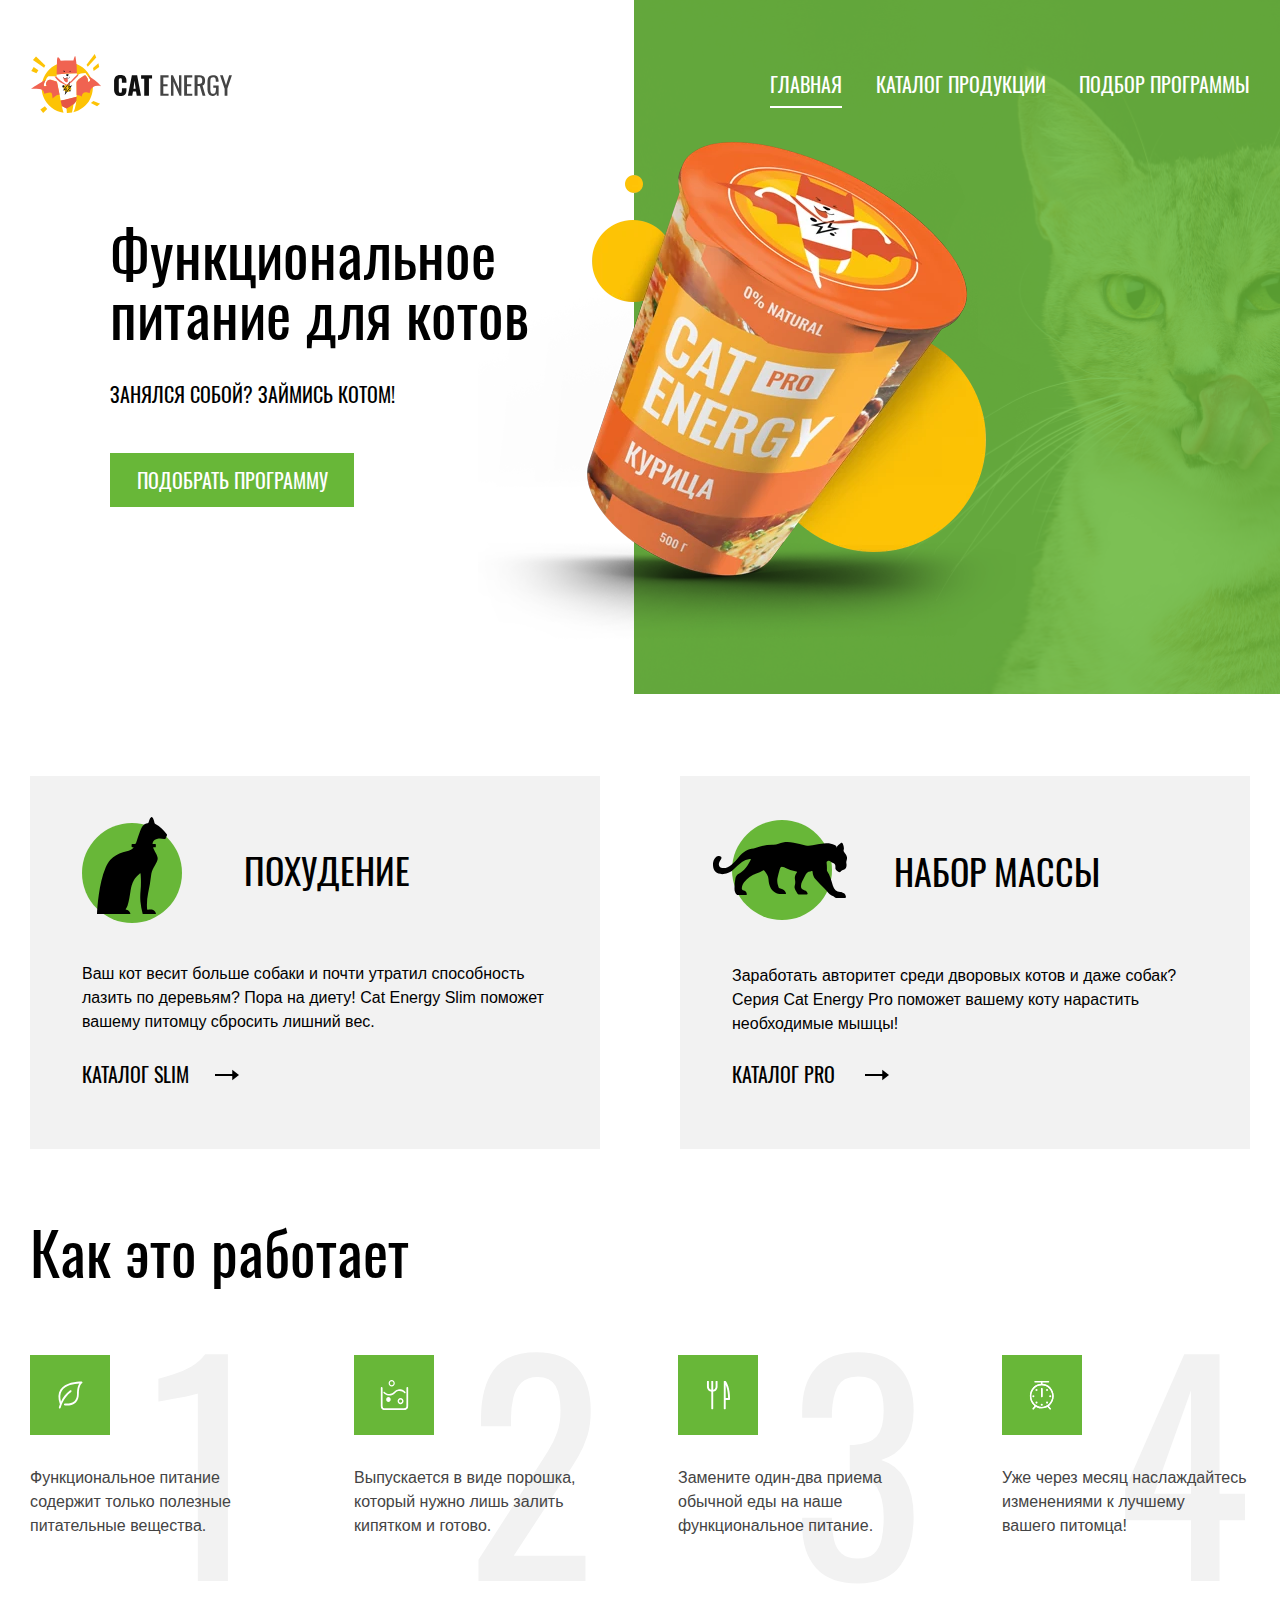
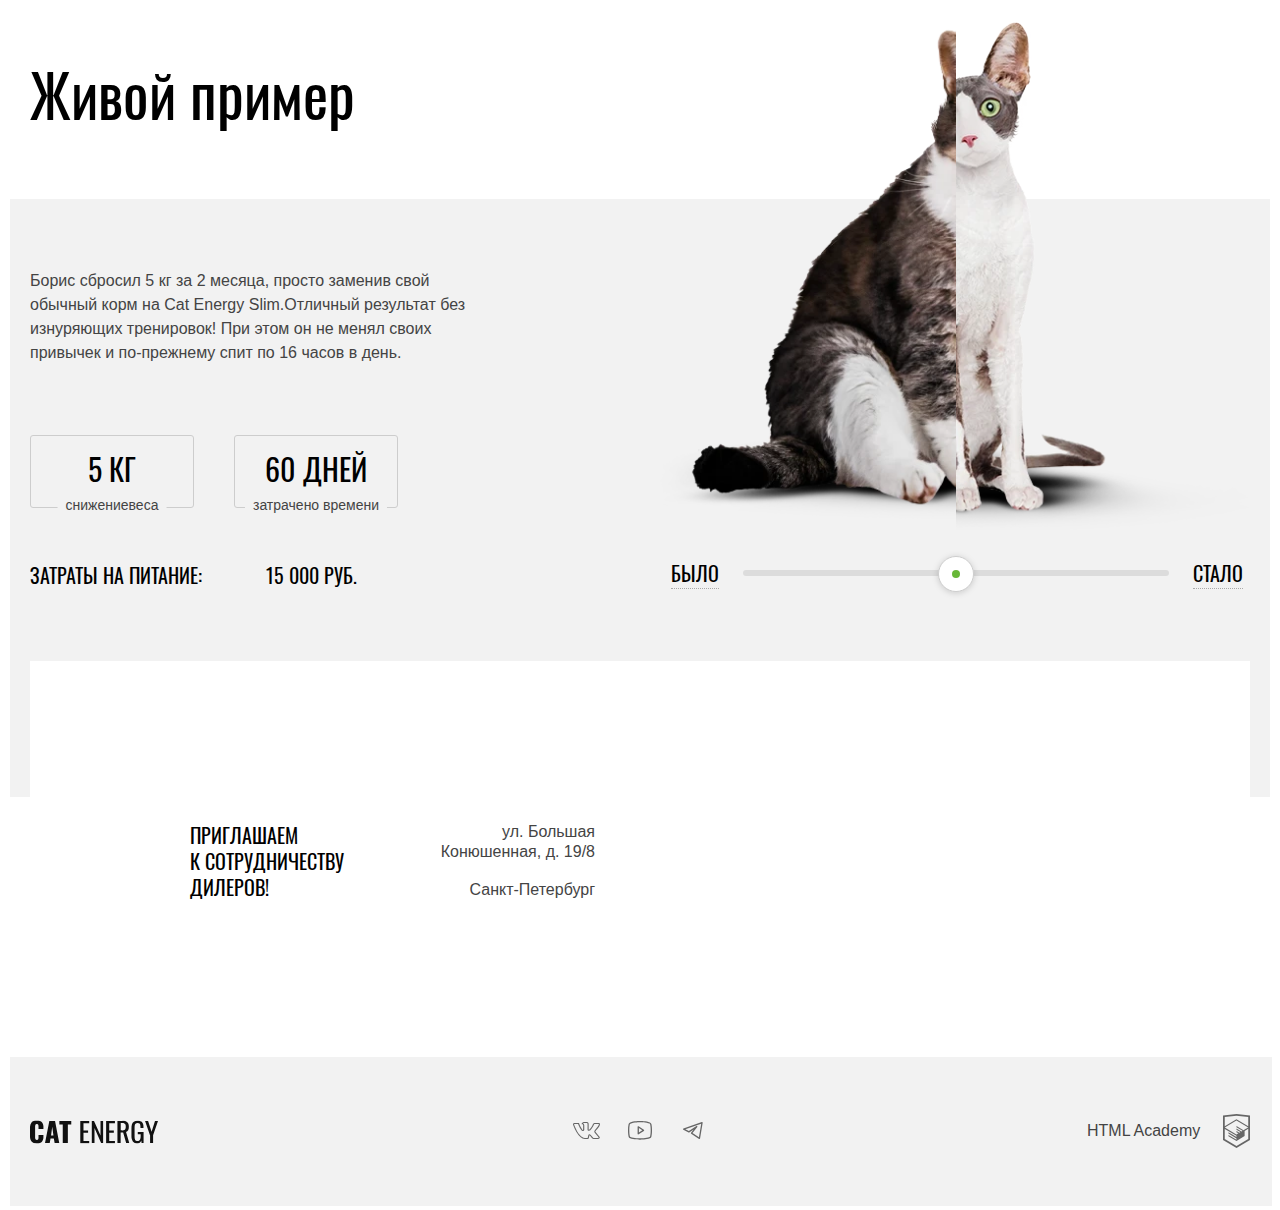
<file: index.html>
<!DOCTYPE html><html class="page" lang="ru"><head><meta charset="utf-8"><title>HTML Academy: Кэт энерджи</title><meta name="viewport" content="width=device-width,initial-scale=1"><link rel="stylesheet" href="css/style.css"><link rel="icon" href="favicon.ico"><link rel="icon" href="img/favicons/favicon-16.svg" type="image/svg+xml"><link rel="apple-touch-icon" href="img/favicons/favicon-152.svg"><link rel="preload" href="fonts/oswaldregular.woff" as="font"><link rel="preload" href="fonts/oswaldmedium.woff" as="font"><link rel="preload" href="fonts/oswaldregular.woff2" as="font"><link rel="preload" href="fonts/oswaldmedium.woff2" as="font"></head><body class="page__body"><header class="main-header"><div class="main-header-wrapper"><div class="main-header-wrapper__link"><picture><source media="(min-width: 1220px)" srcset="img/logo-desktop.svg, img/logo-desktop.svg 2x"><source media="(min-width: 768px)" srcset="img/logo-tablet.svg, img/logo-tablet.svg 2x"><img class="main-header-wrapper__logo" src="img/logo-mobile.svg" srcset="img/logo-mobile.svg 2x" width="34" height="38" alt="Питание для кота."></picture><svg class="main-header-wrapper__name-logo" width="101" height="18" aria-hidden="true" focusable="false" viewBox="0 0 101 18" fill="none" xmlns="http://www.w3.org/2000/svg"><use xlink:href="img/sprites.svg#cat-energy-name"></use></svg></div><button class="main-header-wrapper__toggle main-header-wrapper__toggle--closed main-header-wrapper__toggle--nojs" type="button"></button></div><nav class="main-nav main-nav--closed main-nav--nojs"><ul class="main-nav__list main-nav__list--closed"><li class="main-nav__item main-nav__item--current-white main-nav__item--current"><a href="index.html" class="main-nav__link main-nav__link--white">Главная</a></li><li class="main-nav__item"><a href="catalog.html" class="main-nav__link main-nav__link--white">Каталог продукции</a></li><li class="main-nav__item"><a href="form.html" class="main-nav__link main-nav__link--white">Подбор программы</a></li></ul></nav></header><main class="main-container"><section class="main-container-promo"><div class="main-container-promo__background-wrapper"><div class="main-container-promo__background-white"></div><div class="main-container-promo__background"></div></div><div class="main-container-promo__wrapper"><h1 class="main-container-promo__title">Функциональное<br>питание для котов</h1><p class="main-container-promo__description">Занялся собой? Займись котом!</p><picture><source media="(min-width: 1220px)" srcset="img/index-can-desktop.webp, img/index-can-desktop@2x.webp 2x"><source media="(min-width: 768px)" srcset="img/index-can-tablet.webp, img/index-can-tablet@2x.webp 2x"><source media="(max-width: 767px)" srcset="img/index-can-mobile.webp, img/img/index-can-mobile@2x.webp 2x"><source media="(min-width: 1220px)" srcset="img/index-can-desktop.png, img/index-can-desktop@2x.png 2x"><source media="(min-width: 768px)" srcset="img/index-can-tablet.jpg, img/index-can-tablet@2x.jpg 2x"><img class="main-container-promo__image-can" src="img/index-can-mobile.png" srcset="img/index-can-mobile@2x.png 2x" width="280" height="270" alt="Питание для кота."></picture><a class="main-container-promo-button main-container-promo__button" href="form.html">Подобрать программу</a></div></section><div class="main-content"><div class="main-content-wrapper"><section class="main-content-card"><div class="main-content-card__image main-content-card__image--sphinx"></div><h2 class="main-content-card__title">Похудение</h2><span class="main-content-card__description">Ваш кот весит больше собаки и почти утратил способность лазить по деревьям? Пора на диету! Cat Energy Slim поможет вашему питомцу сбросить лишний вес.</span> <a class="main-content-card__link" href="catalog.html">Каталог Slim</a></section><section class="main-content-card"><div class="main-content-card__image main-content-card__image--panther"></div><h2 class="main-content-card__title">Набор массы</h2><span class="main-content-card__description">Заработать авторитет среди дворовых котов и даже собак? Серия Cat Energy Pro поможет вашему коту нарастить необходимые мышцы!</span> <a class="main-content-card__link" href="catalog.html">Каталог Pro</a></section></div><section class="main-content-guide"><h2 class="main-content-guide__title">Как это работает</h2><ul class="main-content-guide__list"><li class="main-content-guide__item main-content-guide__item--tree-leaf"><div class="main-content-guide__image-wrapper"><div class="main-content-guide__background-image"></div><img src="img/icon-leaf.svg" width="30" height="32" class="main-content-guide__image" alt="Без химикатов"></div><span class="main-content-guide__description">Функциональное питание содержит только полезные питательные вещества.</span></li><li class="main-content-guide__item main-content-guide__item--tub"><div class="main-content-guide__image-wrapper"><img src="img/icon-tub.svg" width="29" height="31" class="main-content-guide__image" alt="Порошок"></div><span class="main-content-guide__description">Выпускается в виде порошка, который нужно лишь залить кипятком и готово.</span></li><li class="main-content-guide__item main-content-guide__item--eat"><div class="main-content-guide__image-wrapper"><img src="img/icon-eat.svg" width="25" height="30" class="main-content-guide__image" alt="Еда"></div><span class="main-content-guide__description">Замените один-два приема обычной еды на наше функциональное питание.</span></li><li class="main-content-guide__item main-content-guide__item--timer"><div class="main-content-guide__image-wrapper"><img src="img/icon-alarm.svg" width="32" height="33" class="main-content-guide__image" alt="Скорость"></div><span class="main-content-guide__description">Уже через месяц наслаждайтесь изменениями к лучшему<br>вашего питомца!</span></li></ul></section><section class="main-content-example"><h2 class="main-content-example__title">Живой пример</h2><div class="main-content-example__container"><div><p class="main-content-example__description">Борис сбросил 5 кг за 2 месяца, просто заменив свой обычный корм на Cat Energy Slim.<br>Отличный результат без изнуряющих тренировок! При этом он не менял своих привычек и по-прежнему спит по 16 часов в день.</p><div class="main-content-example__wrapper"><div class="main-content-example-expenses"><span class="main-content-example-expenses__title">5 кг </span><span class="main-content-example-expenses__description">снижение<br>веса</span></div><div class="main-content-example-expenses"><span class="main-content-example-expenses__title">60 дней </span><span class="main-content-example-expenses__description">затрачено времени</span></div><span class="main-content-example__cost">Затраты на питание: <span>15 000 руб.</span></span></div></div><div class="slider"><div class="slider__container"><div class="slider__items"><div class="slider__item slider__item--fat"><picture><source media="(min-width: 768px)" srcset="img/cat-fat.webp, img/cat-fat@2x.webp 2x"><source media="(max-width: 768px)" srcset="img/cat-fat-mobile.webp 1x,img/cat-fat-mobile@2x.webp 2x"><source media="(min-width: 768px)" srcset="img/cat-fat.png, img/cat-fat@2x.png 2x"><img class="slider__image slider__image--fat" src="img/cat-fat-mobile.png" srcset="img/cat-fat-mobile@2x.png 2x" width="280" height="232" alt="Толстый кот."></picture></div><div class="slider__item slider__item--skinny"><picture><source media="(min-width: 768px)" srcset="img/cat-skinny.webp, img/cat-skinny@2x.webp 2x"><source media="(max-width: 768px)" srcset="img/cat-skinny-mobile.webp, img/cat-skinny-mobile@2x.webp 2x"><source media="(min-width: 768px)" srcset="img/cat-skinny.png, img/cat-skinny@2x.png 2x"><img class="slider__image slider__image--skinny" src="img/cat-skinny-mobile.png" srcset="img/cat-skinny-mobile@2x.png 2x" width="280" height="232" alt="Худой кот."></picture></div></div><div class="slider__wrapper"><span class="slider__label" tabindex="0">Было</span><div class="slider__status"><div class="slider__point" tabindex="0" style="left: 50%;"></div><span class="visually-hidden">Ползунок для сравнение котов</span></div><span class="slider__label" tabindex="0">Стало</span></div></div></div></div></section></div></main><footer class="footer"><div class="footer-wrapper"><div class="footer-wrapper__desktop"><section class="location"><div class="location__wrapper"><h2 class="location__title">Приглашаем<br>к сотрудничеству дилеров!</h2><div class="location__description"><span>ул. Большая<br>Конюшенная, д. 19/8</span> <span>Санкт-Петербург</span></div></div></section><div class="location-map"><div class="location-map__background location-map__background--nojs"><picture><source media="(min-width: 1220px)" srcset="img/location-desktop.webp, img/location-desktop@2x.webp 2x"><source media="(min-width: 768px)" srcset="img/location-tablet.webp, img/location-tablet@2x.webp 2x"><source media="(max-width: 767px)" srcset="img/location-mobile.webp, img/location-mobile@2x.webp 2x"><source media="(min-width: 1220px)" srcset="img/location-desktop.jpg, img/location-desktop@2x.jpg 2x"><source media="(min-width: 768px)" srcset="img/location-tablet.jpg, img/location-tablet@2x.jpg 2x"><img class="location-map__background-image" src="img/location-mobile.jpg" srcset="img/location-mobile@2x.jpg 2x" width="320" height="362" alt="Местонахождение Cat Energy"></picture></div><iframe class="location-map__interactive location-map__interactive--nojs" src="https://yandex.ru/map-widget/v1/?um=constructor%3A344fd4adc7ad261869a3fea85414d613015c719322d51921161d870a2edeee45&amp;source=constructor" width="328" height="400"></iframe><span class="visually-hidden">Местонахождение Cat Energy</span></div></div><div class="footer-wrapper__social-container"><a class="footer-wrapper__name" href="index.html"><svg class="footer-wrapper__name-logo" width="128" height="24" aria-hidden="true" focusable="false" viewBox="0 0 128 24" fill="none" xmlns="http://www.w3.org/2000/svg"><use xlink:href="img/sprites.svg#cat-energy-name"></use></svg> <span class="visually-hidden">Cat energy</span></a><div class="footer-social"><ul class="footer-social__list"><li class="footer-social__item"><a class="footer-social__link" href="#"><svg class="footer-social__image" aria-hidden="true" focusable="false" width="28" height="22" fill="none" xmlns="http://www.w3.org/2000/svg"><use xlink:href="img/sprites.svg#icon-vkontakte"></use></svg> <span class="visually-hidden">Вконтакте</span></a></li><li class="footer-social__item"><a class="footer-social__link" href="https://www.youtube.com/c/HTMLAcademyRUS"><svg class="footer-social__image" aria-hidden="true" focusable="false" width="28" height="22" fill="none" xmlns="http://www.w3.org/2000/svg"><use xlink:href="img/sprites.svg#icon-youtube"></use></svg> <span class="visually-hidden">Ютуб</span></a></li><li class="footer-social__item"><a class="footer-social__link" href="#"><svg class="footer-social__image" aria-hidden="true" focusable="false" width="28" height="22" viewBox="0 0 28 22" fill="none" xmlns="http://www.w3.org/2000/svg"><use xlink:href="img/sprites.svg#icon-telegram"></use></svg> <span class="visually-hidden">Телеграмм</span></a></li></ul></div><div class="footer-banner"><a class="footer-banner__link" href="https://htmlacademy.ru/intensive/adaptive"><span class="footer-banner__title">HTML Academy </span><svg class="footer-banner__image" aria-hidden="true" focusable="false" width="27" height="34" viewBox="0 0 27 34" fill="none" xmlns="http://www.w3.org/2000/svg"><use xlink:href="img/sprites.svg#icon-html-academy"></use></svg></a></div></div></div></footer><script src="js/script.js"></script></body></html>
</file>
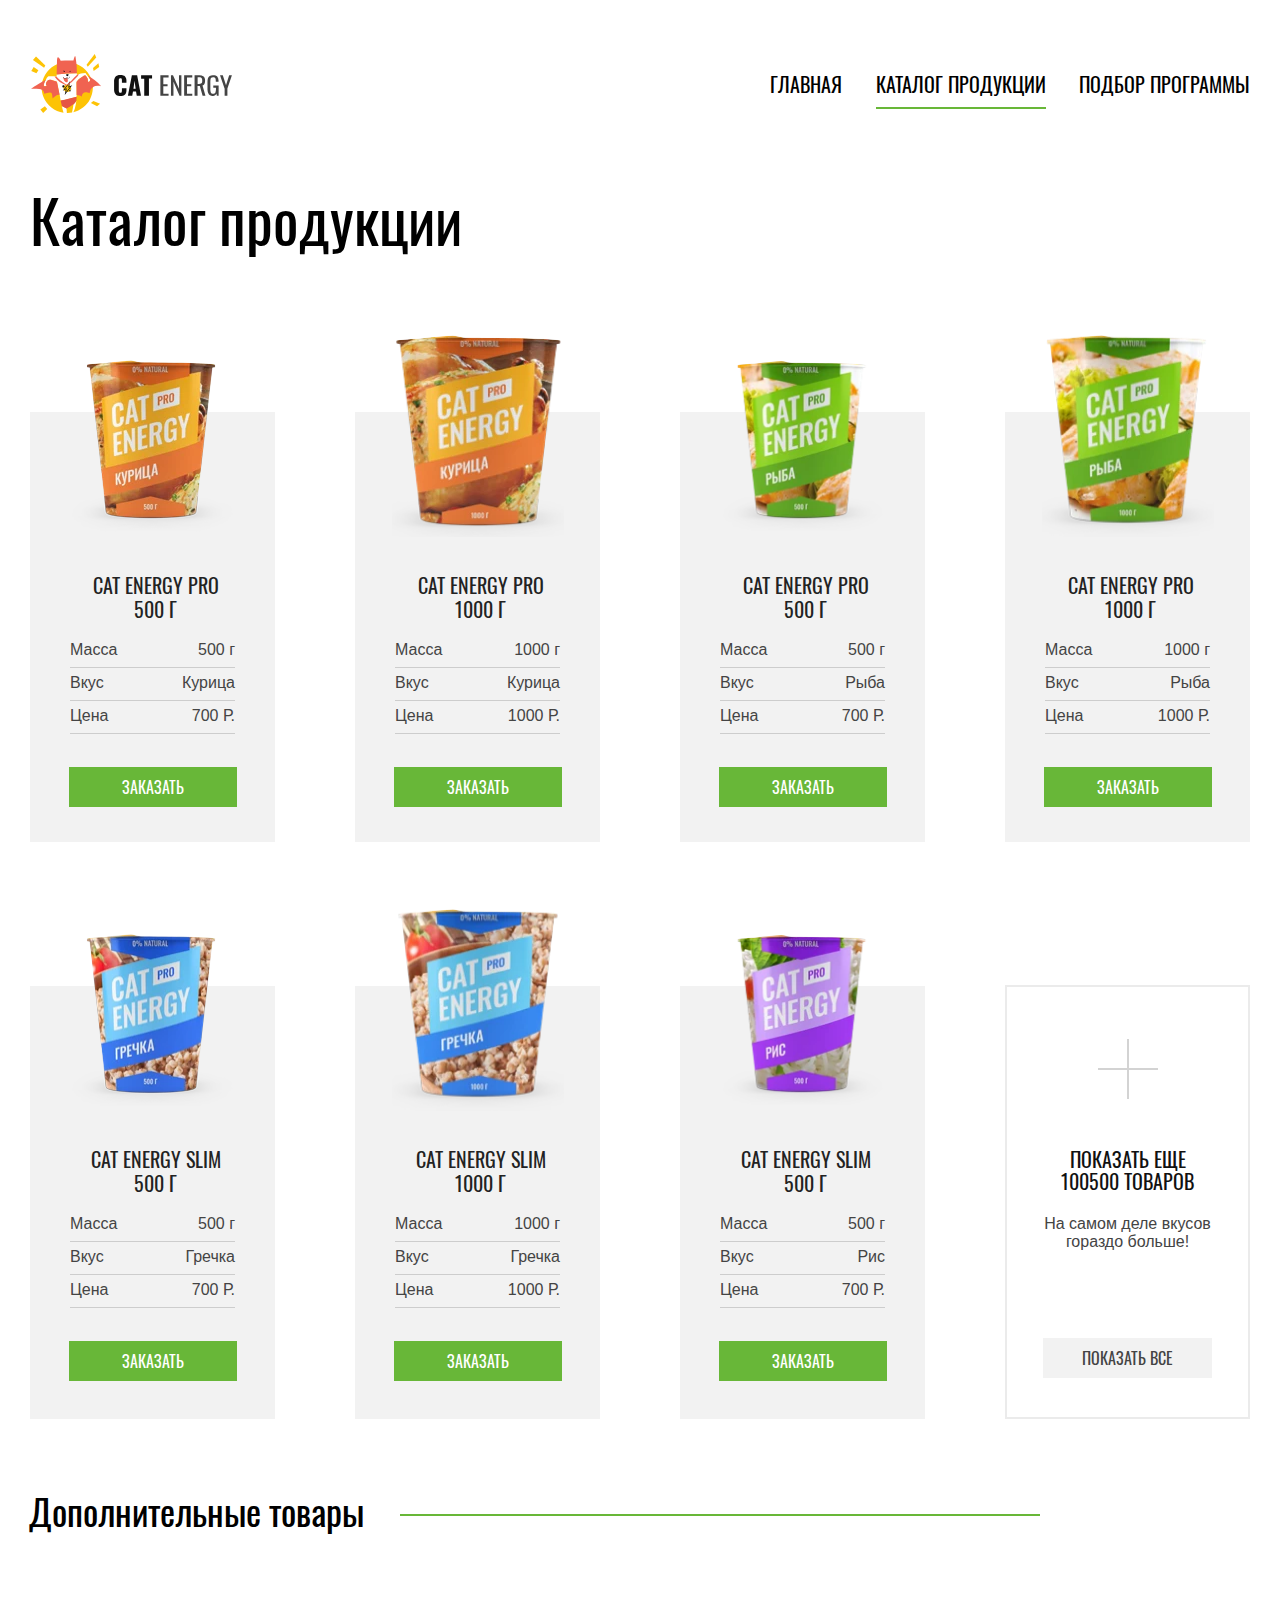
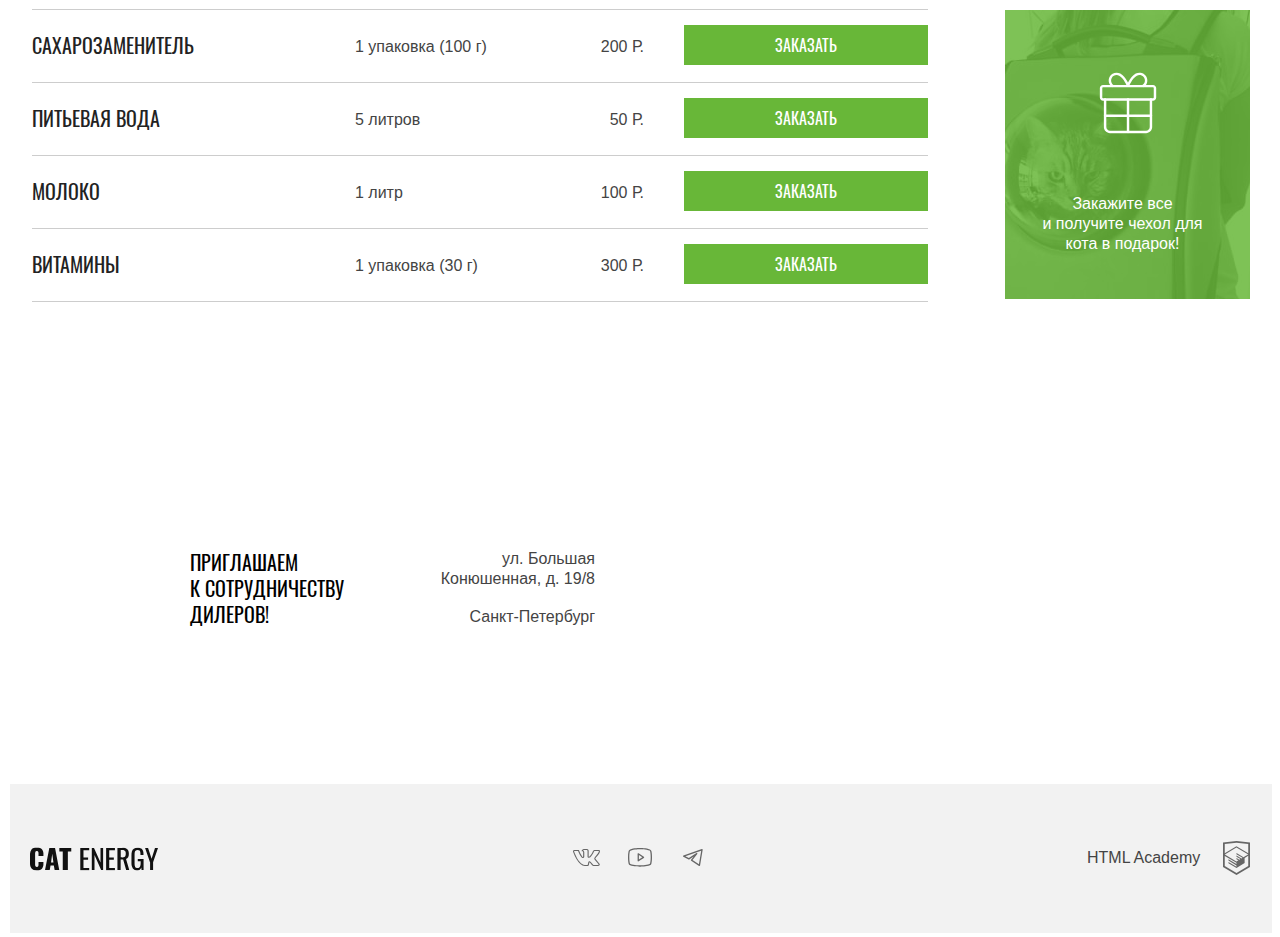
<file: catalog.html>
<!DOCTYPE html><html class="page" lang="ru"><head><meta charset="utf-8"><title>HTML Academy: Кэт энерджи</title><meta name="viewport" content="width=device-width,initial-scale=1"><link rel="stylesheet" href="css/style.css"><link rel="icon" href="favicon.ico"><link rel="icon" href="img/favicons/favicon-16.svg" type="image/svg+xml"><link rel="apple-touch-icon" href="img/favicons/favicon-152.svg"><link rel="preload" href="fonts/oswaldregular.woff" as="font"><link rel="preload" href="fonts/oswaldmedium.woff" as="font"><link rel="preload" href="fonts/oswaldregular.woff2" as="font"><link rel="preload" href="fonts/oswaldmedium.woff2" as="font"></head><body class="page__body"><header class="main-header"><div class="main-header-wrapper"><a class="main-header-wrapper__link" href="index.html"><picture><source media="(min-width: 1220px)" srcset="img/logo-desktop.svg, img/logo-desktop.svg 2x"><source media="(min-width: 768px)" srcset="img/logo-tablet.svg, img/logo-tablet.svg 2x"><img class="main-header-wrapper__logo" src="img/logo-mobile.svg" srcset="img/logo-mobile.svg 2x" width="34" height="38" alt="Питание для кота."></picture><svg class="main-header-wrapper__name-logo" width="101" height="18" aria-hidden="true" focusable="false" viewBox="0 0 101 18" fill="none" xmlns="http://www.w3.org/2000/svg"><use xlink:href="img/sprites.svg#cat-energy-name"></use></svg> </a><button class="main-header-wrapper__toggle main-header-wrapper__toggle--closed main-header-wrapper__toggle--nojs" type="button"></button></div><nav class="main-nav main-nav--closed main-nav--nojs"><ul class="main-nav__list main-nav__list--closed"><li class="main-nav__item"><a href="index.html" class="main-nav__link">Главная</a></li><li class="main-nav__item main-nav__item--current main-nav__item--outline"><a href="catalog.html" class="main-nav__link">Каталог продукции</a></li><li class="main-nav__item"><a href="form.html" class="main-nav__link">Подбор программы</a></li></ul></nav></header><main class="main-inner"><div class="catalog"><h1 class="catalog__title">Каталог продукции</h1><ul class="catalog__cards"><li class="catalog__card"><div class="catalog__container"><a class="catalog__image-wrapper" href="#"><picture><source media="(min-width: 1220px)" srcset="img/catalog/desktop/catalog-cat-pro-chicken-500.webp, img/catalog/desktop/catalog-cat-pro-chicken-500@2x.webp 2x"><source media="(min-width: 768px)" srcset="img/catalog/tablet/catalog-cat-pro-chicken-500.webp, img/catalog/tablet/catalog-cat-pro-chicken-500@2x.webp 2x"><source media="(max-width: 767px)" srcset="img/catalog/mobile/catalog-cat-pro-chicken-500.webp, img/catalog/mobile/catalog-cat-pro-chicken-500@2x.webp 2x"><source media="(min-width: 1220px)" srcset="img/catalog/desktop/catalog-cat-pro-chicken-500.png, img/catalog/desktop/catalog-cat-pro-chicken-500@2x.png 2x"><source media="(min-width: 768px)" srcset="img/catalog/tablet/catalog-cat-pro-chicken-500.png, img/catalog/tablet/catalog-cat-pro-chicken-500@2x.png 2x"><img class="catalog__image" width="68" height="86" alt="Кэт энерджи с курицей." src="img/catalog/mobile/catalog-cat-pro-chicken-500.png" srcset="img/catalog/mobile/catalog-cat-pro-chicken-500@2x.png 2x"></picture></a><div class="catalog__content-wrapper"><a class="catalog__name" href="#">Cat energy pro 500 Г</a><ul class="catalog__list"><li class="catalog__item">Масса</li><li class="catalog__item">500 г</li><li class="catalog__item">Вкус</li><li class="catalog__item">Курица</li><li class="catalog__item">Цена</li><li class="catalog__item">700 Р.</li></ul></div></div><a href="form.html" class="catalog__button">Заказать</a></li><li class="catalog__card"><div class="catalog__container"><a class="catalog__image-wrapper" href="#"><picture><source media="(min-width: 1220px)" srcset="img/catalog/desktop/catalog-cat-pro-chicken-1000.webp, img/catalog/desktop/catalog-cat-pro-chicken-1000@2x.webp 2x"><source media="(min-width: 768px)" srcset="img/catalog/tablet/catalog-cat-pro-chicken-1000.webp, img/catalog/tablet/catalog-cat-pro-chicken-1000@2x.webp 2x"><source media="(max-width: 767px)" srcset="img/catalog/mobile/catalog-cat-pro-chicken-1000.webp, img/catalog/mobile/catalog-cat-pro-chicken-1000@2x.webp 2x"><source media="(min-width: 1220px)" srcset="img/catalog/desktop/catalog-cat-pro-chicken-1000.png, img/catalog/desktop/catalog-cat-pro-chicken-1000@2x.png 2x"><source media="(min-width: 768px)" srcset="img/catalog/tablet/catalog-cat-pro-chicken-1000.png, img/catalog/tablet/catalog-cat-pro-chicken-1000@2x.png 2x"><img class="catalog__image catalog__image--big" width="84" height="100" alt="Кэт энерджи с курицей." src="img/catalog/mobile/catalog-cat-pro-chicken-1000.png" srcset="img/catalog/mobile/catalog-cat-pro-chicken-1000@2x.png 2x"></picture></a><div class="catalog__content-wrapper"><a class="catalog__name" href="#">Cat energy pro 1000 Г</a><ul class="catalog__list"><li class="catalog__item">Масса</li><li class="catalog__item">1000 г</li><li class="catalog__item">Вкус</li><li class="catalog__item">Курица</li><li class="catalog__item">Цена</li><li class="catalog__item">1000 Р.</li></ul></div></div><a href="form.html" class="catalog__button">Заказать</a></li><li class="catalog__card"><div class="catalog__container"><a class="catalog__image-wrapper" href="#"><picture><source media="(min-width: 1220px)" srcset="img/catalog/desktop/catalog-cat-pro-fish-500.webp, img/catalog/desktop/catalog-cat-pro-fish-500@2x.webp 2x"><source media="(min-width: 768px)" srcset="img/catalog/tablet/catalog-cat-pro-fish-500.webp, img/catalog/tablet/catalog-cat-pro-fish-500@2x.webp 2x"><source media="(max-width: 767px)" srcset="img/catalog/mobile/catalog-cat-pro-fish-500.webp, img/catalog/mobile/catalog-cat-pro-fish-500@2x.webp 2x"><source media="(min-width: 1220px)" srcset="img/catalog/desktop/catalog-cat-pro-fish-500.png, img/catalog/desktop/catalog-cat-pro-fish-500@2x.png 2x"><source media="(min-width: 768px)" srcset="img/catalog/tablet/catalog-cat-pro-fish-500.png, img/catalog/tablet/catalog-cat-pro-fish-500@2x.png 2x"><img class="catalog__image" width="68" height="86" alt="Кэт энерджи с рыбой." src="img/catalog/mobile/catalog-cat-pro-fish-500.png" srcset="img/catalog/mobile/catalog-cat-pro-fish-500@2x.png 2x"></picture></a><div class="catalog__content-wrapper"><a class="catalog__name" href="#">Cat energy pro 500 Г</a><ul class="catalog__list"><li class="catalog__item">Масса</li><li class="catalog__item">500 г</li><li class="catalog__item">Вкус</li><li class="catalog__item">Рыба</li><li class="catalog__item">Цена</li><li class="catalog__item">700 Р.</li></ul></div></div><a href="form.html" class="catalog__button">Заказать</a></li><li class="catalog__card"><div class="catalog__container"><a class="catalog__image-wrapper" href="#"><picture><source media="(min-width: 1220px)" srcset="img/catalog/desktop/catalog-cat-pro-fish-1000.webp, img/catalog/desktop/catalog-cat-pro-fish-1000@2x.webp 2x"><source media="(min-width: 768px)" srcset="img/catalog/tablet/catalog-cat-pro-fish-1000.webp, img/catalog/tablet/catalog-cat-pro-fish-1000@2x.webp 2x"><source media="(max-width: 767px)" srcset="img/catalog/mobile/catalog-cat-pro-fish-1000.webp, img/catalog/mobile/catalog-cat-pro-fish-1000@2x.webp 2x"><source media="(min-width: 1220px)" srcset="img/catalog/desktop/catalog-cat-pro-fish-1000.png, img/catalog/desktop/catalog-cat-pro-fish-1000@2x.png 2x"><source media="(min-width: 768px)" srcset="img/catalog/tablet/catalog-cat-pro-fish-1000.png, img/catalog/tablet/catalog-cat-pro-fish-1000@2x.png 2x"><img class="catalog__image catalog__image--big" width="84" height="100" alt="Кэт энерджи с рыбой." src="img/catalog/mobile/catalog-cat-pro-fish-1000.png" srcset="img/catalog/mobile/catalog-cat-pro-fish-1000@2x.png 2x"></picture></a><div class="catalog__content-wrapper"><a class="catalog__name" href="#">Cat energy pro 1000 Г</a><ul class="catalog__list"><li class="catalog__item">Масса</li><li class="catalog__item">1000 г</li><li class="catalog__item">Вкус</li><li class="catalog__item">Рыба</li><li class="catalog__item">Цена</li><li class="catalog__item">1000 Р.</li></ul></div></div><a href="form.html" class="catalog__button">Заказать</a></li><li class="catalog__card"><div class="catalog__container"><a class="catalog__image-wrapper" href="#"><picture><source media="(min-width: 1220px)" srcset="img/catalog/desktop/catalog-cat-pro-buckwheat-500.webp, img/catalog/desktop/catalog-cat-pro-buckwheat-500@2x.webp 2x"><source media="(min-width: 768px)" srcset="img/catalog/tablet/catalog-cat-pro-buckwheat-500.webp, img/catalog/tablet/catalog-cat-pro-buckwheat-500@2x.webp 2x"><source media="(max-width: 767px)" srcset="img/catalog/mobile/catalog-cat-pro-buckwheat-500.webp, img/catalog/mobile/catalog-cat-pro-buckwheat-500@2x.webp 2x"><source media="(min-width: 1220px)" srcset="img/catalog/desktop/catalog-cat-pro-buckwheat-500.png, img/catalog/desktop/catalog-cat-pro-buckwheat-500@2x.png 2x"><source media="(min-width: 768px)" srcset="img/catalog/tablet/catalog-cat-pro-buckwheat-500.png, img/catalog/tablet/catalog-cat-pro-buckwheat-500@2x.png 2x"><img class="catalog__image" width="68" height="86" alt="Кэт энерджи с гречкой." src="img/catalog/mobile/catalog-cat-pro-buckwheat-500.png" srcset="img/catalog/mobile/catalog-cat-pro-buckwheat-500@2x.png 2x"></picture></a><div class="catalog__content-wrapper"><a class="catalog__name" href="#">Cat energy slim 500 Г</a><ul class="catalog__list"><li class="catalog__item">Масса</li><li class="catalog__item">500 г</li><li class="catalog__item">Вкус</li><li class="catalog__item">Гречка</li><li class="catalog__item">Цена</li><li class="catalog__item">700 Р.</li></ul></div></div><a href="form.html" class="catalog__button">Заказать</a></li><li class="catalog__card"><div class="catalog__container"><a class="catalog__image-wrapper" href="#"><picture><source media="(min-width: 1220px)" srcset="img/catalog/desktop/catalog-cat-pro-buckwheat-1000.webp, img/catalog/desktop/catalog-cat-pro-buckwheat-1000@2x.webp 2x"><source media="(min-width: 768px)" srcset="img/catalog/tablet/catalog-cat-pro-buckwheat-1000.webp, img/catalog/tablet/catalog-cat-pro-buckwheat-1000@2x.webp 2x"><source media="(max-width: 767px)" srcset="img/catalog/mobile/catalog-cat-pro-buckwheat-1000.webp, img/catalog/mobile/catalog-cat-pro-buckwheat-1000@2x.webp 2x"><source media="(min-width: 1220px)" srcset="img/catalog/desktop/catalog-cat-pro-buckwheat-1000.png, img/catalog/desktop/catalog-cat-pro-buckwheat-1000@2x.png 2x"><source media="(min-width: 768px)" srcset="img/catalog/tablet/catalog-cat-pro-buckwheat-1000.png, img/catalog/tablet/catalog-cat-pro-buckwheat-1000@2x.png 2x"><img class="catalog__image catalog__image--big" width="84" height="100" alt="Кэт энерджи с гречкой." src="img/catalog/mobile/catalog-cat-pro-buckwheat-1000.png" srcset="img/catalog/mobile/catalog-cat-pro-buckwheat-1000@2x.png 2x"></picture></a><div class="catalog__content-wrapper"><a class="catalog__name" href="#">Cat energy slim 1000 Г</a><ul class="catalog__list"><li class="catalog__item">Масса</li><li class="catalog__item">1000 г</li><li class="catalog__item">Вкус</li><li class="catalog__item">Гречка</li><li class="catalog__item">Цена</li><li class="catalog__item">1000 Р.</li></ul></div></div><a href="form.html" class="catalog__button">Заказать</a></li><li class="catalog__card"><div class="catalog__container"><a class="catalog__image-wrapper" href="#"><picture><source media="(min-width: 1220px)" srcset="img/catalog/desktop/catalog-cat-pro-rice-500.webp, img/catalog/desktop/catalog-cat-pro-rice-500@2x.webp 2x"><source media="(min-width: 768px)" srcset="img/catalog/tablet/catalog-cat-pro-rice-500.webp, img/catalog/tablet/catalog-cat-pro-rice-500@2x.webp 2x"><source media="(max-width: 767px)" srcset="img/catalog/mobile/catalog-cat-pro-rice-500.webp, img/catalog/mobile/catalog-cat-pro-rice-500@2x.png 2x"><source media="(min-width: 1220px)" srcset="img/catalog/desktop/catalog-cat-pro-rice-500.png, img/catalog/desktop/catalog-cat-pro-rice-500@2x.png 2x"><source media="(min-width: 768px)" srcset="img/catalog/tablet/catalog-cat-pro-rice-500.png, img/catalog/tablet/catalog-cat-pro-rice-500@2x.png 2x"><img class="catalog__image" width="68" height="86" alt="Кэт энерджи с рисом." src="img/catalog/mobile/catalog-cat-pro-rice-500.png" srcset="img/catalog/mobile/catalog-cat-pro-rice-500@2x.png 2x"></picture></a><div class="catalog__content-wrapper"><a class="catalog__name" href="#">Cat energy slim 500 Г</a><ul class="catalog__list"><li class="catalog__item">Масса</li><li class="catalog__item">500 г</li><li class="catalog__item">Вкус</li><li class="catalog__item">Рис</li><li class="catalog__item">Цена</li><li class="catalog__item">700 Р.</li></ul></div></div><a href="form.html" class="catalog__button">Заказать</a></li><li class="catalog-more"><a class="catalog-more__link" href="#"><div class="catalog-more__plus"></div><span class="catalog-more__title">Показать еще 100500 товаров </span><span class="catalog-more__description">На самом деле вкусов гораздо больше!</span><div class="catalog-more__button">Показать все</div></a></li></ul><div class="additional-desktop-wrapper"><fieldset class="additional"><legend><h2 class="additional__title">Дополнительные товары</h2></legend><ul class="additional__list"><li class="additional__item"><div class="additional__wrapper"><span class="additional__name">Сахарозаменитель</span><ul class="additional__description"><li><span class="additional__sum">1 упаковка (100 г)</span></li><li><span class="additional__cost">200 Р.</span></li></ul></div><button type="button" class="additional__button">Заказать</button></li><li class="additional__item"><div class="additional__wrapper"><span class="additional__name">Питьевая вода</span><ul class="additional__description"><li><span class="additional__sum">5 литров</span></li><li><span class="additional__cost">50 Р.</span></li></ul></div><button type="button" class="additional__button">Заказать</button></li><li class="additional__item"><div class="additional__wrapper"><span class="additional__name">Молоко</span><ul class="additional__description"><li><span class="additional__sum">1 литр</span></li><li><span class="additional__cost">100 Р.</span></li></ul></div><button type="button" class="additional__button">Заказать</button></li><li class="additional__item"><div class="additional__wrapper"><span class="additional__name">Витамины</span><ul class="additional__description"><li><span class="additional__sum">1 упаковка (30 г)</span></li><li><span class="additional__cost">300 Р.</span></li></ul></div><button type="button" class="additional__button">Заказать</button></li></ul></fieldset><div class="catalog-promo"><svg width="78" height="80" class="catalog-promo__image" aria-hidden="true" focusable="false" viewBox="0 0 78 80" fill="none" xmlns="http://www.w3.org/2000/svg"><use xlink:href="img/sprites.svg#icon-surprice"></use></svg> <span class="catalog-promo__description">Закажите все<br>и получите чехол для кота в подарок!</span></div></div></div></main><footer class="footer"><div class="footer-wrapper"><div class="footer-wrapper__desktop"><section class="location"><div class="location__wrapper location__wrapper--background"><h2 class="location__title">Приглашаем<br>к сотрудничеству дилеров!</h2><div class="location__description"><span>ул. Большая<br>Конюшенная, д. 19/8</span> <span>Санкт-Петербург</span></div></div></section><div class="location-map"><div class="location-map__background location-map__background--nojs"><picture><source media="(min-width: 1220px)" srcset="img/location-desktop.webp, img/location-desktop@2x.webp 2x"><source media="(min-width: 768px)" srcset="img/location-tablet.webp, img/location-tablet@2x.webp 2x"><source media="(max-width: 767px)" srcset="img/location-mobile.webp, img/location-mobile@2x.webp 2x"><source media="(min-width: 1220px)" srcset="img/location-desktop.jpg, img/location-desktop@2x.jpg 2x"><source media="(min-width: 768px)" srcset="img/location-tablet.jpg, img/location-tablet@2x.jpg 2x"><img class="location-map__background-image" src="img/location-mobile.jpg" srcset="img/location-mobile@2x.jpg 2x" width="320" height="362" alt="Местонахождение Cat Energy"></picture></div><iframe class="location-map__interactive" src="https://yandex.ru/map-widget/v1/?um=constructor%3A344fd4adc7ad261869a3fea85414d613015c719322d51921161d870a2edeee45&amp;source=constructor" width="328" height="400"></iframe></div></div><div class="footer-wrapper__social-container"><a class="footer-wrapper__name" href="index.html"><svg class="footer-wrapper__name-logo" width="128" height="24" aria-hidden="true" focusable="false" viewBox="0 0 128 24" fill="none" xmlns="http://www.w3.org/2000/svg"><use xlink:href="img/sprites.svg#cat-energy-name"></use></svg> <span class="visually-hidden">Cat energy</span></a><div class="footer-social"><ul class="footer-social__list"><li class="footer-social__item"><a class="footer-social__link" href="#"><svg class="footer-social__image" aria-hidden="true" focusable="false" width="28" height="22" fill="none" xmlns="http://www.w3.org/2000/svg"><use xlink:href="img/sprites.svg#icon-vkontakte"></use></svg> <span class="visually-hidden">Вконтакте</span></a></li><li class="footer-social__item"><a class="footer-social__link" href="https://www.youtube.com/c/HTMLAcademyRUS"><svg class="footer-social__image" aria-hidden="true" focusable="false" width="28" height="22" fill="none" xmlns="http://www.w3.org/2000/svg"><use xlink:href="img/sprites.svg#icon-youtube"></use></svg> <span class="visually-hidden">Ютуб</span></a></li><li class="footer-social__item"><a class="footer-social__link" href="#"><svg class="footer-social__image" aria-hidden="true" focusable="false" width="28" height="22" viewBox="0 0 28 22" fill="none" xmlns="http://www.w3.org/2000/svg"><use xlink:href="img/sprites.svg#icon-telegram"></use></svg> <span class="visually-hidden">Телеграмм</span></a></li></ul></div><div class="footer-banner"><a class="footer-banner__link" href="https://htmlacademy.ru/intensive/adaptive"><span class="footer-banner__title">HTML Academy </span><svg class="footer-banner__image" aria-hidden="true" focusable="false" width="27" height="34" viewBox="0 0 27 34" fill="none" xmlns="http://www.w3.org/2000/svg"><use xlink:href="img/sprites.svg#icon-html-academy"></use></svg></a></div></div></div></footer><script src="js/script.js"></script></body></html>
</file>
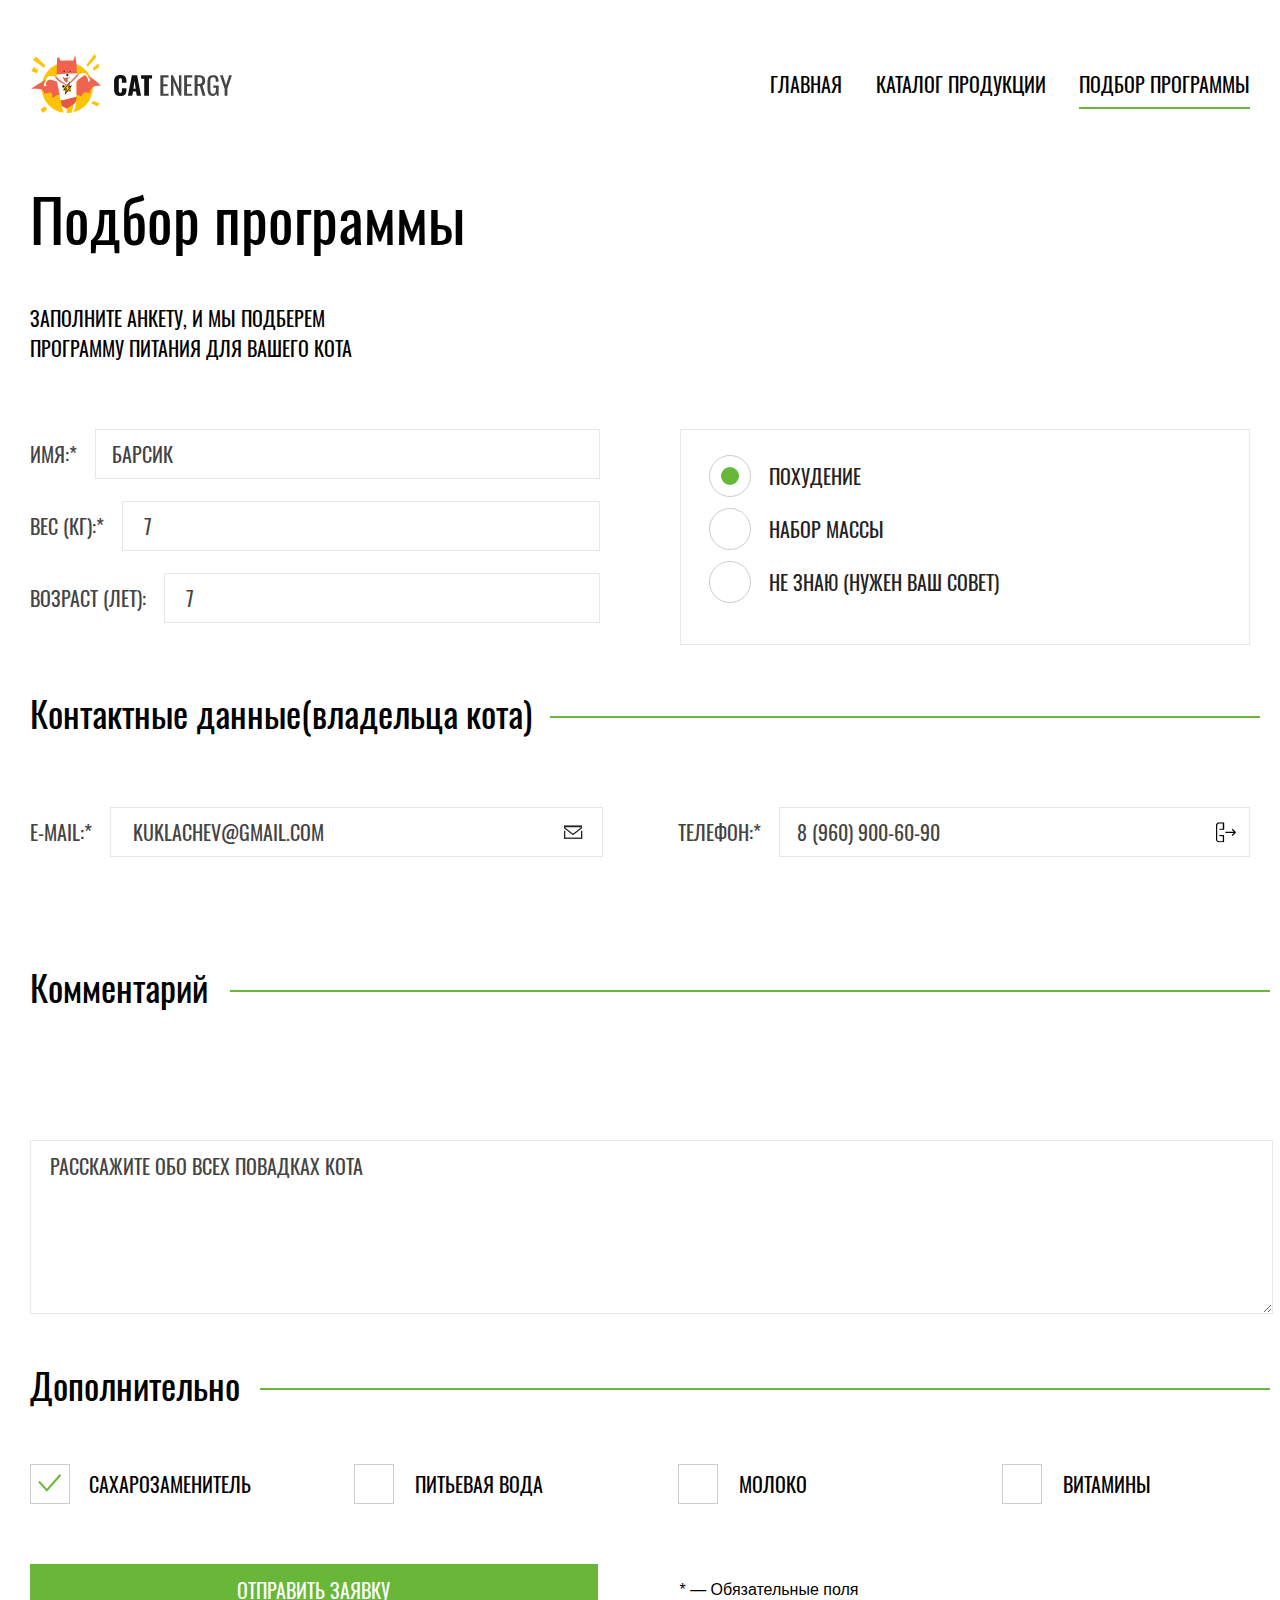
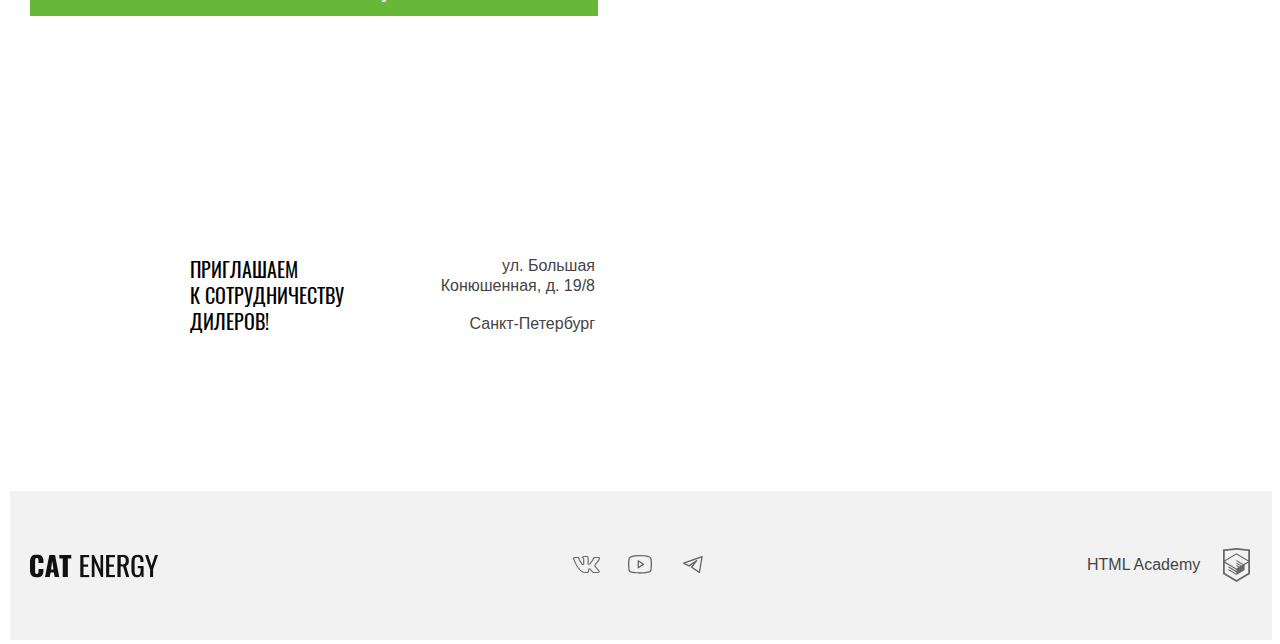
<file: form.html>
<!DOCTYPE html><html class="page" lang="ru"><head><meta charset="utf-8"><title>HTML Academy: Кэт энерджи</title><meta name="viewport" content="width=device-width,initial-scale=1"><link rel="stylesheet" href="css/style.css"><link rel="icon" href="favicon.ico"><link rel="icon" href="img/favicons/favicon-16.svg" type="image/svg+xml"><link rel="apple-touch-icon" href="img/favicons/favicon-152.svg"><link rel="preload" href="fonts/oswaldregular.woff" as="font"><link rel="preload" href="fonts/oswaldmedium.woff" as="font"><link rel="preload" href="fonts/oswaldregular.woff2" as="font"><link rel="preload" href="fonts/oswaldmedium.woff2" as="font"></head><body class="page__body"><header class="main-header"><div class="main-header-wrapper"><a class="main-header-wrapper__link" href="index.html"><picture><source media="(min-width: 1220px)" srcset="img/logo-desktop.svg, img/logo-desktop.svg 2x"><source media="(min-width: 768px)" srcset="img/logo-tablet.svg, img/logo-tablet.svg 2x"><img class="main-header-wrapper__logo" src="img/logo-mobile.svg" srcset="img/logo-mobile.svg 2x" width="34" height="38" alt="Питание для кота."></picture><svg class="main-header-wrapper__name-logo" width="101" height="18" aria-hidden="true" focusable="false" viewBox="0 0 101 18" fill="none" xmlns="http://www.w3.org/2000/svg"><use xlink:href="img/sprites.svg#cat-energy-name"></use></svg> </a><button class="main-header-wrapper__toggle main-header-wrapper__toggle--closed main-header-wrapper__toggle--nojs" type="button"></button></div><nav class="main-nav main-nav--closed main-nav--nojs"><ul class="main-nav__list main-nav__list--closed"><li class="main-nav__item"><a href="index.html" class="main-nav__link">Главная</a></li><li class="main-nav__item"><a href="catalog.html" class="main-nav__link">Каталог продукции</a></li><li class="main-nav__item main-nav__item--current main-nav__item--outline"><a href="form.html" class="main-nav__link">Подбор программы</a></li></ul></nav></header><main class="main-form"><h1 class="visually-hidden">Анкета для подбора питания</h1><form class="form" action="https://echo.htmlacademy.ru/" method="post"><div class="form__container"><fieldset class="form__wrapper"><legend class="form__title-legend"><h2 class="form__title">Подбор программы</h2></legend><span class="form__description">Заполните анкету, и мы подберем<br>программу питания для вашего кота</span><div class="form__wrapper-desktop"><ul class="form__cat-list"><li class="form__cat-item"><label class="form__cat-label" for="cat-input-name"><span class="form__cat-title">Имя:*</span> <input class="form__input form__input-name" type="text" name="cat-name" placeholder="Барсик" required id="cat-input-name"></label></li><li class="form__cat-item"><label class="form__cat-label" for="cat-input-weight"><span class="form__cat-title">Вес (КГ):*</span> <input class="form__input form__input-weight" type="number" name="cat-weight" placeholder="7" required id="cat-input-weight"></label></li><li class="form__cat-item"><label class="form__cat-label" for="cat-input-age"><span class="form__cat-title">Возраст (Лет):</span> <input class="form__input form__input-age" type="number" name="cat-age" placeholder="7" id="cat-input-age"></label></li></ul><ul class="form__program-list"><li class="form__program-item"><label class="form__program-label" for="program-loss"><input class="form__program-input" type="radio" tabindex="-1" name="optional" value="weight-loss" id="program-loss" checked="checked"> <span class="form__control-radio" tabindex="0"></span> <span class="form__program-description">Похудение</span></label></li><li class="form__program-item"><label class="form__program-label" for="program-gain"><input class="form__program-input" type="radio" tabindex="-1" name="optional" value="weight-gain" id="program-gain"> <span class="form__control-radio" tabindex="0"></span> <span class="form__program-description">Набор массы</span></label></li><li class="form__program-item"><label class="form__program-label" for="program-idk"><input class="form__program-input" type="radio" tabindex="-1" name="optional" value="idk" id="program-idk"> <span class="form__control-radio" tabindex="0"></span> <span class="form__program-description">Не знаю (Нужен ваш совет)</span></label></li></ul></div></fieldset><fieldset class="form__wrapper"><legend class="form__title-legend"><h2 class="form__name form__name--long">Контактные данные<br>(владельца кота)</h2></legend><ul class="form__owner-list"><li class="form__owner-item"><label class="form__owner-label" for="owner-input-email"><span class="form__owner-title">E-mail:*</span> <input class="form__input form__input--email" type="email" placeholder="kuklachev@gmail.com" required id="owner-input-email"></label></li><li class="form__owner-item"><label class="form__owner-label" for="owner-input-tel"><span class="form__owner-title">Телефон:*</span> <input class="form__input form__input--tel" type="tel" placeholder="8 (960) 900-60-90" required id="owner-input-tel"></label></li></ul></fieldset><fieldset class="form__wrapper"><legend class="form__title-legend"><h2 class="form__name form__name--additionally">Комментарий</h2></legend><textarea class="form__comment" placeholder="Расскажите обо всех повадках кота" name="description"></textarea></fieldset><fieldset class="form__wrapper"><legend class="form__title-legend"><h2 class="form__name form__name--options">Дополнительно</h2></legend><ul class="form__options-list"><li class="form__options-item"><label class="form__options-control" for="option-sweetener"><input class="form__option-input" type="checkbox" name="sweetener" checked="checked" id="option-sweetener" tabindex="-1"> <span class="form__control-mark" tabindex="0"></span> <span class="form__option-description">Сахарозаменитель</span></label></li><li class="form__options-item"><label class="form__options-control" for="option-water"><input class="form__option-input" type="checkbox" name="drink-water" id="option-water" tabindex="-1"> <span class="form__control-mark" tabindex="0"></span> <span class="form__option-description">Питьевая вода</span></label></li><li class="form__options-item"><label class="form__options-control" for="option-milk"><input class="form__option-input" type="checkbox" name="milk" id="option-milk" tabindex="-1"> <span class="form__control-mark" tabindex="0"></span> <span class="form__option-description">Молоко</span></label></li><li class="form__options-item"><label class="form__options-control" for="option-vitamins"><input class="form__option-input" type="checkbox" name="vitamins" id="option-vitamins" tabindex="-1"> <span class="form__control-mark" tabindex="0"></span> <span class="form__option-description">Витамины</span></label></li></ul></fieldset><div class="form__wrapper-submit"><button class="form__submit" type="submit">Отправить заявку</button> <span class="form__legend form__legend--bottom">* — Обязательные поля</span></div></div></form></main><footer class="footer"><div class="footer-wrapper"><div class="footer-wrapper__desktop"><section class="location"><div class="location__wrapper location__wrapper--background"><h2 class="location__title">Приглашаем<br>к сотрудничеству дилеров!</h2><div class="location__description"><span>ул. Большая<br>Конюшенная, д. 19/8</span> <span>Санкт-Петербург</span></div></div></section><div class="location-map"><div class="location-map__background location-map__background--nojs"><picture><source media="(min-width: 1220px)" srcset="img/location-desktop.webp, img/location-desktop@2x.webp 2x"><source media="(min-width: 768px)" srcset="img/location-tablet.webp, img/location-tablet@2x.webp 2x"><source media="(max-width: 767px)" srcset="img/location-mobile.webp, img/location-mobile@2x.webp 2x"><source media="(min-width: 1220px)" srcset="img/location-desktop.jpg, img/location-desktop@2x.jpg 2x"><source media="(min-width: 768px)" srcset="img/location-tablet.jpg, img/location-tablet@2x.jpg 2x"><img class="location-map__background-image" src="img/location-mobile.jpg" srcset="img/location-mobile@2x.jpg 2x" width="320" height="362" alt="Местонахождение Cat Energy"></picture></div><iframe class="location-map__interactive" src="https://yandex.ru/map-widget/v1/?um=constructor%3A344fd4adc7ad261869a3fea85414d613015c719322d51921161d870a2edeee45&amp;source=constructor" width="328" height="400"></iframe></div></div><div class="footer-wrapper__social-container"><a class="footer-wrapper__name" href="index.html"><svg class="footer-wrapper__name-logo" width="128" height="24" aria-hidden="true" focusable="false" viewBox="0 0 128 24" fill="none" xmlns="http://www.w3.org/2000/svg"><use xlink:href="img/sprites.svg#cat-energy-name"></use></svg> <span class="visually-hidden">Cat energy</span></a><div class="footer-social"><ul class="footer-social__list"><li class="footer-social__item"><a class="footer-social__link" href="#"><svg class="footer-social__image" aria-hidden="true" focusable="false" width="28" height="22" fill="none" xmlns="http://www.w3.org/2000/svg"><use xlink:href="img/sprites.svg#icon-vkontakte"></use></svg> <span class="visually-hidden">Вконтакте</span></a></li><li class="footer-social__item"><a class="footer-social__link" href="https://www.youtube.com/c/HTMLAcademyRUS"><svg class="footer-social__image" aria-hidden="true" focusable="false" width="28" height="22" fill="none" xmlns="http://www.w3.org/2000/svg"><use xlink:href="img/sprites.svg#icon-youtube"></use></svg> <span class="visually-hidden">Ютуб</span></a></li><li class="footer-social__item"><a class="footer-social__link" href="#"><svg class="footer-social__image" aria-hidden="true" focusable="false" width="28" height="22" viewBox="0 0 28 22" fill="none" xmlns="http://www.w3.org/2000/svg"><use xlink:href="img/sprites.svg#icon-telegram"></use></svg> <span class="visually-hidden">Телеграмм</span></a></li></ul></div><div class="footer-banner"><a class="footer-banner__link" href="https://htmlacademy.ru/intensive/adaptive"><span class="footer-banner__title">HTML Academy </span><svg class="footer-banner__image" aria-hidden="true" focusable="false" width="27" height="34" viewBox="0 0 27 34" fill="none" xmlns="http://www.w3.org/2000/svg"><use xlink:href="img/sprites.svg#icon-html-academy"></use></svg></a></div></div></div></footer><script src="js/script.js"></script></body></html>
</file>
<file: css/style.css>
@font-face{font-family:"Oswald";font-style:normal;font-weight:400;src:url(../fonts/oswaldregular.woff2)format("woff2"),url(../fonts/oswaldregular.woff)format("woff");font-display:swap}@font-face{font-family:"Oswald";font-style:normal;font-weight:500;src:url(../fonts/oswaldmedium.woff2)format("woff2"),url(../fonts/oswaldmedium.woff)format("woff");font-display:swap}img{max-width:100%;height:auto}.visually-hidden{position:absolute;width:1px;height:1px;margin:-1px;border:0;padding:0;white-space:nowrap;-webkit-clip-path:inset(100%);clip-path:inset(100%);clip:rect(0 0 0 0);overflow:hidden}.page{height:100%;font-family:"Oswald","Helvetica",sans-serif;font-weight:400;font-size:14px;line-height:18px}.page__body{min-height:100%;margin:0}.main-header{display:flex;flex-direction:column;width:280px;margin:0 auto;padding-top:10px;padding-bottom:14px}@media (min-width:768px){.main-header{flex-direction:row;justify-content:space-between;width:708px;padding-top:25px}}@media (min-width:1220px){.main-header{width:1220px;padding-top:54px}}.main-header-wrapper{width:280px;display:flex;justify-content:space-between;align-items:center;margin:0 auto}.main-header-wrapper__toggle{width:25px;height:25px;background-image:url(../img/navigation-icon.svg);background-repeat:no-repeat;background-position:center;border:0;position:relative;display:block;background-color:#fff}.main-header-wrapper__link{width:100%;display:flex;align-items:flex-start}.main-header-wrapper__link:active{opacity:.6}.main-header-wrapper__logo{width:34px;height:38px}.main-header-wrapper__name-logo{fill:#111;width:auto;margin:auto;position:relative;left:-5px}@media (max-width:767px){.main-header-wrapper__toggle--opened{background-image:url(../img/close-mark.svg);background-repeat:no-repeat;background-color:#fff}.main-header-wrapper__toggle--nojs{display:none}}@media (min-width:768px){.main-header-wrapper{width:213px;padding:0;margin:0}.main-header-wrapper__link{width:200px}.main-header-wrapper__link:active,.main-header-wrapper__link:hover{opacity:.8}.main-header-wrapper__toggle{display:none}.main-header-wrapper__logo{width:61px;height:50px}.main-header-wrapper__name-logo{fill:#444;margin-left:17px;width:101px;height:18px}}@media (min-width:1220px){.main-header-wrapper{width:222px}.main-header-wrapper__link{width:220px}.main-header-wrapper__logo{width:77px;height:59px;position:relative;right:2px}.main-header-wrapper__name-logo{width:130px;height:21px;margin-left:6px}}.main-nav{width:280px;margin:0 auto}.main-nav__list{font-weight:500;font-size:20px;line-height:20px;text-transform:uppercase;list-style-type:none;padding:0;display:flex;flex-direction:column;position:absolute;background-color:#fff;z-index:1;left:50%;transform:translateX(-50%);margin:13px 0 0;flex-wrap:wrap}.main-nav__list::before{position:absolute;content:"";width:calc((100vw - 220px)/2);height:100%;background-color:#fff;left:calc((100vw - 222px)/2*-1)}.main-nav__item::after,.main-nav__item::before,.main-nav__list::after{position:absolute;content:"";width:calc((100vw - 223px)/2);height:100%;background-color:#fff}.main-nav__list::after{right:calc((100vw - 225px)/2*-1);top:0}.main-nav__item{border-top:1px solid #e6e6e6;padding:22px;text-align:center;position:relative}.main-nav__item:hover{opacity:.6}.main-nav__item:active{opacity:.3}.main-nav__item::after,.main-nav__item::before{top:-1px;border-top:1px solid #e6e6e6}.main-nav__item::before{left:calc((100vw - 225px)/2*-1)}.main-nav__item::after{right:calc((100vw - 225px)/2*-1);z-index:1}.main-nav__link{text-decoration:none;color:#000;display:block;height:100%;white-space:nowrap}@media (max-width:767px){.main-nav--closed{display:none}.main-nav--nojs,.main-nav--opened{display:block}}@media (min-width:768px){.main-nav{width:100%;display:flex;margin:0;justify-content:flex-end}.main-nav__list{flex-direction:row;font-weight:400;font-size:18px;line-height:24px;width:86.9%;justify-content:space-between;position:static;left:0;transform:translateX(0);margin:0;background:0 0}.main-nav__item::after,.main-nav__item::before,.main-nav__list::after,.main-nav__list::before{display:none}.main-nav__item{border:0;width:auto;padding:18px 0 0}.main-nav__item--current{position:relative}.main-nav__item--current::before{position:absolute;content:"";width:100%;background-color:#68b738;height:2px;bottom:2px;left:0;display:block;top:auto;border:0}.main-nav__item--current:hover.main-nav__item--current::before{background-color:#000;opacity:.6}.main-nav__item--current:active.main-nav__item--current::before{background-color:#000;opacity:.3}}@media (min-width:1220px){.main-nav{justify-content:end}.main-nav__list{font-size:20px;width:48%;justify-content:space-between}.main-nav__item--current-white.main-nav__item--current::before{display:none}.main-nav__item--outline.main-nav__item--current::before{bottom:7px}.main-nav__item--current-white{position:relative}.main-nav__item--current-white::after{position:absolute;display:block;content:"";width:100%;background-color:#fff;height:2px;bottom:8px;left:0;top:auto;border:0}.main-nav__item--current--white:hover.main-nav__item--current--white::before{background-color:#fff;opacity:.6}.main-nav__item--current--white:active.main-nav__item--current--white::before{opacity:.3;background-color:#fff}.main-nav__link--white{color:#fff}}.main-container-promo{color:#fff;position:relative}.main-container-promo__background{background:url(../img/green-screen.png),url(../img/index-background-cat.jpg);background-repeat:no-repeat;background-size:cover;position:absolute;width:100vw;height:302px;z-index:-1}.main-container-promo__title{font-size:36px;line-height:36px;font-weight:400;margin:0;text-align:center;padding-top:27px}.main-container-promo__description{line-height:14px;text-transform:uppercase;text-align:center;margin:0;padding-top:25px}.main-container-promo__image-can{display:block;margin:29px auto 0}.main-container-promo__button{font-weight:400;font-size:14px;line-height:18px;text-transform:uppercase;display:block;text-align:center;width:280px;margin:0 auto;padding:11px 0}@media (min-width:768px){.main-container-promo{position:static}.main-container-promo__background{display:none}.main-container-promo__wrapper{color:#000;background:0 0;width:621px;min-height:810px;position:relative;padding-left:88px;margin:0 auto 20px}.main-container-promo__title{text-align:start;width:419px;font-size:60px;line-height:60px;margin-top:21px}.main-container-promo__description{font-size:20px;line-height:20px;text-align:start;padding-top:41px}.main-container-promo__image-can{position:absolute;width:709px;z-index:-1;bottom:-27px;left:-5px}.main-container-promo__button{font-size:20px;line-height:20px;width:244px;padding:17px 0;margin:49px 0 0}.main-container-promo__button:hover{background:#5eaa2f}.main-container-promo__button:active{color:rgba(255,255,255,.3)}}@media (min-width:1220px){.main-container-promo__wrapper{width:1140px;min-height:584px;padding-left:80px;margin-bottom:0}.main-container-promo__background-wrapper{width:100%;position:absolute;height:694px;top:0;z-index:-1}.main-container-promo__background-white{width:49.5%;height:694px;position:absolute;left:0}.main-container-promo__background{display:block;width:50.5%;min-height:694px;background:url(../img/green-screen.png),url(../img/index-background-desktop.png);background-repeat:no-repeat;background-size:cover;background-position:0;position:absolute;right:0;background-color:#5eaa2f}.main-container-promo__title{padding-top:72px}.main-container-promo__description{font-size:20px;line-height:20px;text-align:start;padding-top:41px;width:368px}.main-container-promo__image-can{width:552px;z-index:1;margin:0;top:-10px;left:36.7%}}.main-container-promo-button{background-color:#68b738;color:#fff;text-decoration:none}.main-content-wrapper{padding-top:20px;padding-bottom:20px}@media (min-width:768px){.main-content-wrapper{padding:0}}@media (min-width:1220px){.main-content-wrapper{padding-top:82px;padding-bottom:71px}}.main-content-wrapper{display:grid;grid-template-columns:1fr;gap:20px;margin:0 auto}.main-content-card{background:#f2f2f2;width:240px;padding:20px;margin:0 auto;display:flex;flex-wrap:wrap;position:relative}.main-content-card__image{position:relative;width:50px;height:50px;margin-top:6px}.main-content-card__image::before{content:"";position:absolute;width:50px;height:50px;border-radius:50%;background-color:#68b738}.main-content-card__image--panther::after,.main-content-card__image--sphinx::after{content:"";position:absolute;width:36px;height:50px;background-image:url(../img/cat-sphinx.svg);background-size:cover;top:-3px;left:8px}.main-content-card__image--panther{margin-top:10px}.main-content-card__image--panther::after{width:67px;height:28px;background-image:url(../img/cat-panther.svg);left:-10px;top:10px}.main-content-card__title{font-weight:400;font-size:24px;line-height:37px;text-transform:uppercase;align-self:center;margin:0 0 0 20px}.main-content-card__description{font-family:"Arial","Helvetica",sans-serif;font-style:normal;color:#444;margin-top:23px}.main-content-card__link{text-transform:uppercase;font-size:16px;line-height:16px;margin-top:23px;padding-top:15px;width:240px;border-top:1px solid #d9d9d9;position:relative;text-decoration:none;color:#000}.main-content-card__link::after{position:absolute;width:24px;height:12px;content:"";background-image:url("data:image/svg+xml,%3Csvg width='24' height='12' viewBox='0 0 24 12' fill='none' xmlns='http://www.w3.org/2000/svg'%3E%3Cline y1='6' x2='18' y2='6' stroke='black' stroke-width='2'/%3E%3Cpath d='M24 6L17.25 11.1962L17.25 0.803848L24 6Z' fill='black'/%3E%3C/svg%3E ");top:17px;left:97px}.main-content-card__link:active{opacity:.3}.main-content-card__link:hover.main-content-card__link::after{width:32px;height:12px;background-image:url("data:image/svg+xml,%0A%3Csvg width='32' height='12' viewBox='0 0 32 12' fill='none' xmlns='http://www.w3.org/2000/svg'%3E%3Cline y1='6' x2='26' y2='6' stroke='black' stroke-width='2'/%3E%3Cpath d='M32 6L25.25 11.1962L25.25 0.803848L32 6Z' fill='black'/%3E%3C/svg%3E ")}@media (min-width:768px){.main-content-wrapper{gap:30px}.main-content-card{width:594px;padding:77px 62px 53px 52px;display:flex;flex-direction:column}.main-content-card__image{position:absolute;right:212px}.main-content-card__image::before{width:200px;height:200px;top:16px}.main-content-card__image--sphinx::after{width:140px;height:194px;left:30px;top:5px}.main-content-card__image--panther::before{top:10px}.main-content-card__image--panther::after{width:268px;height:112px;left:-35px;top:55px}.main-content-card__title{font-size:36px;line-height:36px;align-self:auto;margin:7px 0 24px}.main-content-card__description{font-size:16px;line-height:24px;color:#000;width:340px;margin-top:0}.main-content-card__link{border:0;padding:0;margin-top:50px;font-size:20px;line-height:30px}.main-content-card__link::after{top:10px;left:133px}}@media (min-width:1220px){.main-content-wrapper{width:1220px;grid-template-columns:1fr 1fr;gap:80px;padding:0;margin-top:41px}.main-content-card{width:467px;padding:47px 51px 60px 52px;flex-direction:row;align-items:center}.main-content-card__image{position:relative;width:100px;height:100px;left:0;top:-23px}.main-content-card__image::before{width:100px;height:100px}.main-content-card__image--sphinx::after{width:70px;height:97px;left:15px;top:10px}.main-content-card__image--panther::after{width:134px;height:56px;top:32px;left:-19px}.main-content-card__title{align-self:center;margin-left:62px;margin-top:10px}.main-content-card__description{width:467px;height:72px;margin-top:31px;margin-bottom:23px}.main-content-card__link{margin:0;align-self:flex-end}}.main-content-guide{margin:0 auto;width:280px}.main-content-guide__title{font-size:36px;line-height:40px;font-weight:400;margin:2px 0 40px}.main-content-guide__list{list-style-type:none;padding:0;display:grid;gap:20px;margin:0 0 49px}.main-content-guide__item{width:280px;display:flex;justify-content:space-between}.main-content-guide__image-wrapper{position:relative;width:60px;height:60px}.main-content-guide__image-wrapper::before{content:"";position:absolute;width:60px;height:60px;background-color:#68b738}.main-content-guide__image{position:relative;display:block;margin:0 auto;top:50%;transform:translate(0,-50%)}.main-content-guide__description{font-family:"Arial","Helvetica",sans-serif;color:#444;padding-left:20px;padding-top:2px;padding-bottom:4px;width:200px}.main-content-guide__description br{display:none}@media (min-width:768px){.main-content-guide__title{font-size:60px;line-height:60px;margin-top:49px;margin-bottom:34px}.main-content-guide__list{grid-template-columns:1fr 1fr;gap:37px 30px;margin:0;padding-bottom:32px;border-bottom:1px solid #e6e6e6}.main-content-guide__item{padding:0;width:246px;min-height:280px;display:block;font-size:16px;line-height:24px}.main-content-guide__image-wrapper,.main-content-guide__image-wrapper::before{width:80px;height:80px}.main-content-guide__image{margin-top:40px}.main-content-guide__description{padding:0;display:block;width:auto;margin-top:31px}.main-content-guide__description br{display:block}.main-content-guide{padding-left:30px;width:738px}.main-content-guide__item{position:relative}.main-content-guide__item::before{position:absolute;content:"";color:#f2f2f2;font-size:280px;line-height:280px;z-index:-1;right:0}.main-content-guide__item--tree-leaf::before{content:"1";right:21px}.main-content-guide__item--tub::before{content:"2"}.main-content-guide__item--eat::before{content:"3"}.main-content-guide__item--timer::before{content:"4"}}@media (min-width:1220px){.main-content-guide{width:1220px;padding:0}.main-content-guide__title{margin-top:72px}.main-content-guide__list{grid-template-columns:repeat(4,247px);gap:77px;border:0}.main-content-guide__item{width:auto}}.main-content-example{background-color:#eaeaea;width:280px;margin:0 auto;position:relative}.main-content-example::after,.main-content-example::before{position:absolute;content:"";width:calc((100vw - 280px)/2);height:100%;background-color:#eaeaea}.main-content-example::before{left:calc((100vw - 280px)/2*-1)}.main-content-example::after{right:calc((100vw - 280px)/2*-1);top:0}.main-content-example__title{font-weight:400;font-size:36px;line-height:40px;padding-top:25px;margin:0 0 40px}.main-content-example__description{font-size:14px;line-height:18px;color:#444;font-family:"Arial","Helvetica",sans-serif;margin:0}.main-content-example__wrapper{display:flex;flex-wrap:wrap;justify-content:space-between;margin-top:20px}.main-content-example__cost{display:block;text-align:center;width:188px;margin:34px auto 40px}.slider__image{margin-bottom:15px}@media (max-width:767px){.main-content-example__description br{display:none}}@media (min-width:768px){.main-content-example{background:0 0;width:708px;padding:0}.main-content-example::after,.main-content-example::before{display:none}.main-content-example__title{font-size:60px;line-height:60px;padding:0;margin-top:55px}.main-content-example__description{font-size:16px;line-height:24px;width:700px;padding-top:25px}.main-content-example__cost{width:174px;text-align:right;font-size:20px;line-height:27px;margin:9px 4px 0 auto;text-transform:uppercase}.main-content-example__wrapper{justify-content:flex-start;margin-bottom:214px;margin-top:53px}.slider__label{border-bottom:1px dotted rgba(0,0,0,.3);cursor:pointer}.slider__label:hover{border-bottom:1px solid rgba(0,0,0,.3)}.slider__label:active{border-bottom:none}}@media (min-width:1220px){.main-content-example{width:1220px}.main-content-example__container{background-color:#f2f2f2;display:flex}.main-content-example__container::after,.main-content-example__container::before{position:absolute;content:"";width:calc((100vw - 1240px)/2);height:100%;background-color:#f2f2f2}.main-content-example__container::before{left:calc((100vw - 1240px)/2*-1)}.main-content-example__container::after{right:calc((100vw - 1240px)/2*-1)}.main-content-example__wrapper{justify-content:start;margin:0}.main-content-example__title{margin-bottom:76px;margin-top:36px}.main-content-example__description{margin-top:45px;margin-bottom:70px;width:436px}.main-content-example__description br{display:none}.main-content-example__cost{width:327px;display:flex;justify-content:space-between;margin:54px 0 0}}.main-content-example-expenses{width:124px;min-height:56px;display:flex;flex-direction:column;text-align:center;border:1px solid #cdcdcd;border-radius:3px;position:relative}.main-content-example-expenses__title{font-size:24px;line-height:24px;margin:auto 0;text-transform:uppercase}.main-content-example-expenses__description{font-size:12px;line-height:12px;font-family:"Arial","Helvetica",sans-serif;color:#444;width:87px;min-height:24px;background:#eaeaea;position:absolute;left:50%;transform:translateX(-50%);bottom:-15px}@media (min-width:768px){.main-content-example-expenses{width:162px;min-height:71px;margin-bottom:40px}.main-content-example-expenses:not(:first-child){margin-left:40px}.main-content-example-expenses__title{font-size:30px;line-height:37px;margin-top:14px;margin-bottom:0}.main-content-example-expenses__description{font-size:14px;line-height:14px;width:auto;background-color:#fff;white-space:nowrap;padding:0 8px}.main-content-example-expenses__description br{display:none}}@media (min-width:1220px){.main-content-example-expenses{margin:0}.main-content-example-expenses__description{background:#f2f2f2;width:auto;display:block;white-space:nowrap;padding:0 8px}}.slider__wrapper{display:flex;justify-content:center;align-items:center;padding-bottom:40px}.slider__item--skinny{display:none}.slider__status{border-radius:7px;width:85px;height:14px;border:1px solid #cdcdcd;background:#fff;margin:4px 17px;position:relative}.slider__status::before{position:absolute;content:"";width:35px;height:6px;background:#68b738;border-radius:6px;margin:4px}.slider__label{font-size:16px;line-height:20px;text-transform:uppercase}@media (min-width:768px){.slider__container{background-color:#eaeaea;width:768px;min-height:462px;position:relative;left:-29px}.slider__container::after,.slider__container::before{position:absolute;content:"";width:calc((50vw - 708px)/2);height:100%;background-color:#eaeaea}.slider__container::before{left:calc((50vw - 708px)/2*-1)}.slider__container::after{right:calc((50vw - 708px)/2*-1);top:0}.slider__items{display:flex;justify-content:center}.slider__item{width:296px;height:339px}.slider__item--skinny{display:block}.slider__image{width:100%;object-fit:cover;height:511px;margin:0;position:relative;bottom:172px}.slider__image--fat{object-position:-7px -5px}.slider__image--skinny{object-position:right}.slider__wrapper{margin-top:26px;padding-bottom:56px;justify-content:center}.slider__label{font-size:20px;line-height:30px;border-bottom:1px dotted rgba(0,0,0,.3);cursor:pointer}.slider__label:hover{border-bottom:1px solid rgba(0,0,0,.3)}.slider__label:active{border-bottom:none}.slider__status{width:426px;height:6px;border:0;background:#dcdcdc;margin:17px 24px}.slider__status::before{display:none}.slider__point{width:34px;height:34px;border-radius:50%;background:#fff;border:1px solid #cdcdcd;position:absolute;top:-14px;transform:translateX(-50%);filter:drop-shadow(0 1px 3px rgba(0,0,0,.16))}.slider__point::after{position:absolute;content:"";background-color:#68b738;width:8px;height:8px;border-radius:50%;left:50%;top:50%;transform:translate(-50%,-50%)}.slider__point:hover{filter:drop-shadow(0 2px 4px rgba(0,0,0,.19))}.slider__point:active{border:1px solid #68b738;filter:drop-shadow(0 3px 5px rgba(0,0,0,.2))}}@media (min-width:1220px){.slider__container{width:auto;background:0 0}.slider__items{width:auto;justify-content:end;position:relative;left:21px}.slider__item{position:relative;left:10px;bottom:8px}.slider__image--fat{object-position:-7px -10px;width:100%}.slider__wrapper{justify-content:end;padding:0;position:relative;right:-22px;margin-top:15px}.slider__container::after,.slider__container::before{display:none}}.location__wrapper{width:280px;margin:0 auto;display:flex;justify-content:space-between;padding:26px 0}.location__wrapper--background{background-color:#f2f2f2;position:relative}.location__wrapper--background::after,.location__wrapper--background::before{position:absolute;content:"";width:calc((100vw - 280px)/2);height:100%;background-color:#f2f2f2;top:0}.location__wrapper--background::before{left:calc((100vw - 280px)/2*-1)}.location__wrapper--background::after{right:calc((100vw - 280px)/2*-1)}.location__title{font-size:16px;line-height:20px;font-weight:400;text-transform:uppercase;width:139px;margin:0}.location__description{line-height:20px;color:#444;width:139px;font-family:"Arial","Helvetica",sans-serif}@media (min-width:768px){.location__wrapper{width:628px;padding:59px 0}.location__title{font-size:20px;line-height:26px;width:170px}.location__wrapper--background::before{width:calc((100vw - 628px)/2);left:calc((100vw - 628px)/2*-1)}.location__wrapper--background::after{width:calc((100vw - 628px)/2);right:calc((100vw - 628px)/2*-1)}.location__description{width:160px;display:flex;justify-content:space-between;font-size:16px;line-height:20px;flex-direction:column;text-align:end}}@media (min-width:1220px){.location__wrapper{position:absolute;left:110px;margin:0 auto;justify-content:space-between;width:405px;padding:56px 80px;background-color:#fff;top:50%;transform:translateY(-50%);z-index:1}.location__wrapper--background::after,.location__wrapper--background::before{display:none}}.location-map{margin:0 auto;height:362px}.location-map__background-image{width:100%;height:362px}.location-map__interactive{width:100%;border:0;height:362px}.location-map__interactive--nojs{display:none}@media (min-width:768px){.location-map,.location-map__background-image,.location-map__interactive{height:400px}}.footer-wrapper{margin:0 auto;width:100%}.footer-wrapper__name{width:280px;margin:0 auto;padding-top:39px;padding-bottom:27px;border-bottom:1px solid #d9d9d9;display:block}.footer-wrapper__name-logo{margin:0 auto;display:block;fill:#111}.footer-wrapper__social-container{background-color:#f2f2f2}@media (min-width:768px){.footer-wrapper__social-container{display:flex;justify-content:space-between;margin:0 auto;width:708px;min-height:147px;align-items:center;position:relative}.footer-wrapper__social-container::after,.footer-wrapper__social-container::before{position:absolute;content:"";width:calc((100vw - 708px)/2);height:100%;background-color:#f2f2f2}.footer-wrapper__social-container::before{left:calc((100vw - 708px)/2*-1)}.footer-wrapper__social-container::after{right:calc((100vw - 708px)/2*-1);top:0}.footer-wrapper__name{margin:0;padding:0;border:0;width:auto}.footer-wrapper__name-logo{margin:0;cursor:pointer}.footer-wrapper__name-logo:hover{opacity:.8}.footer-wrapper__name-logo:active{opacity:.6}}@media (min-width:1220px){.footer-wrapper__desktop{position:relative}.footer-wrapper__social-container{width:1220px;min-height:149px;position:relative;bottom:4px}.footer-wrapper__social-container::before{width:calc((100vw - 1240px)/2);left:calc((100vw - 1240px)/2*-1)}.footer-wrapper__social-container::after{width:calc((100vw - 1237px)/2);right:calc((100vw - 1237px)/2*-1)}}.footer-social{width:280px;margin:0 auto;border-bottom:1px solid #d9d9d9}.footer-social__list{list-style-type:none;margin:0 auto;padding:20px 0;display:flex;justify-content:space-between;flex-wrap:wrap;width:128px}.footer-social__image{fill:#666}@media (min-width:768px){.footer-social{border:0}.footer-social__list{width:135px;position:relative;left:12px}.footer-social__image:hover{fill:#68b738}.footer-social__image:active{fill:#68b738;opacity:.3}}@media (min-width:1220px){.footer-social__list{left:17px}}.footer-banner__link{display:flex;width:280px;margin:0 auto;justify-content:space-between;padding-top:20px;padding-bottom:13px;align-items:center;text-decoration:none}.footer-banner__title{font-size:16px;line-height:18px;font-family:"Arial","Helvetica",sans-serif;color:#444}.footer-banner__image{fill:#666}@media (min-width:768px){.footer-banner__link{width:163px;justify-content:space-between;margin:0;padding-top:11px}.footer-banner__link:active{opacity:.3}.footer-banner__image{fill:#666;display:block}.footer-banner__image:hover,.footer-banner__link:active>.footer-banner__image{fill:#68b738}}.catalog{width:280px;margin:0 auto}.catalog__title{font-weight:400;font-size:36px;line-height:36px;margin:27px 0 41px}.catalog__cards{list-style-type:none;margin:0;padding:0;display:grid}.catalog__card{padding-bottom:25px}.catalog__container{display:flex;justify-content:space-between;margin-bottom:13px;padding-top:19px;border-top:1px solid #ebebeb}.catalog__image-wrapper{width:140px;display:flex;justify-content:center;align-items:center;position:relative;top:13px}.catalog__name{font-size:16px;line-height:20px;text-transform:uppercase;margin-left:auto;display:inline-block;width:76px;margin-bottom:16px;position:relative;top:2px;left:3px;text-decoration:none;color:#222}.catalog__list{list-style-type:none;padding:0;display:flex;justify-content:space-between;width:142px;flex-wrap:wrap;margin:0 0 0 auto}.catalog__item{color:#444;font-family:"Arial","Helvetica",sans-serif;font-size:12px;line-height:16px;width:65px}.catalog__item:nth-child(even){text-align:end}.catalog__button{text-transform:uppercase;font-size:16px;line-height:20px;font-family:"Oswald","Helvetica",sans-serif;color:#fff;background-color:#68b738;border:0;width:280px;padding:10px 0;cursor:pointer;text-align:center;text-decoration:none;display:block}@media (min-width:768px){.catalog{width:708px}.catalog__title{font-size:60px;line-height:60px;margin-bottom:82px;margin-top:50px}.catalog__cards{width:100%;display:grid;grid-template-columns:repeat(2,1fr);gap:60px}.catalog__card{width:324px;background:#f2f2f2;min-height:486px}.catalog__container{flex-direction:column;align-items:center;padding:0;border:0;margin-bottom:33px;position:relative}.catalog__container::before{content:"";position:absolute;height:81px;width:100%;background-color:#fff}.catalog__image-wrapper{width:auto;height:206px;z-index:1}.catalog__image{width:161px;height:172px}.catalog__image--big{width:168px;height:206px}.catalog__name{font-size:20px;line-height:24px;width:140px;text-align:center;display:block;margin:34px auto 12px}.catalog__list{width:247px}.catalog__item{font-size:16px;line-height:16px;width:50%;padding-bottom:9px;border-bottom:1px solid #cdcdcd;border-collapse:collapse;margin-top:7px}.catalog__button{width:248px;display:block;margin:0 auto}.catalog__button:hover{background:#5eaa2f}.catalog__button:active{color:rgba(255,255,255,.3)}.catalog-more__button:hover{background:#ebebeb}.catalog-more__button:active{color:rgba(0,0,0,.3)}}@media (min-width:1220px){.catalog{width:1220px}.catalog__title{margin-top:59px}.catalog__cards{grid-template-columns:repeat(4,1fr);gap:63px 80px}.catalog__card{width:245px}.catalog__image{width:161px;height:172px}.catalog__image--big{width:172px;height:202px;position:relative;bottom:10px}.catalog__list{width:165px;padding-top:4px}.catalog__button{width:168px}}.catalog-more,.catalog-more__link{display:flex;flex-direction:column;align-items:center}.catalog-more{width:280px;margin:0 auto;padding-top:25px;padding-bottom:25px;border-top:1px solid #ebebeb;border-bottom:1px solid #ebebeb}.catalog-more__link{text-decoration:none}.catalog-more__plus{margin-bottom:23px;width:30px;height:30px;position:relative}.catalog-more__plus::after,.catalog-more__plus::before{content:"";position:absolute;background-color:#d3d3d3;width:100%;height:2px}.catalog-more__plus::before{top:50%;transform:translateY(-50%)}.catalog-more__plus::after{transform:rotate(90deg);top:48%}.catalog-more__title{font-size:16px;line-height:20px;text-transform:uppercase;margin-bottom:8px;color:#111}.catalog-more__description{font-size:12px;line-height:16px;font-family:"Arial","Helvetica",sans-serif;color:#444;margin-bottom:21px}.catalog-more__button{text-transform:uppercase;font-size:16px;line-height:20px;color:#444;background-color:#f2f2f2;border:0;width:280px;padding:10px 0;font-family:"Oswald","Helvetica",sans-serif;text-align:center}@media (min-width:768px){.catalog-more{width:244px;border:2px solid #ebebeb;padding:38px;margin-top:80px}.catalog-more__plus{width:60px;height:60px;margin-top:13px;margin-bottom:49px}.catalog-more__title{width:134px;text-align:center;font-size:20px;line-height:22px;margin-bottom:23px}.catalog-more__description{font-size:16px;line-height:18px;width:167px;text-align:center;margin-bottom:87px}.catalog-more__button{margin-top:auto}}@media (min-width:1220px){.catalog-more{width:159px;padding:39px 41px}.catalog-more__button{width:169px}.additional-desktop-wrapper{display:flex;justify-content:space-between;align-items:flex-end;margin-bottom:86px}}.additional{width:280px;padding:0;border:0;position:relative}.additional__list{padding:0;margin:0;list-style-type:none}.additional__title{font-size:24px;line-height:24px;font-weight:400;padding:0;margin:25px 0 34px;position:relative;left:-5px}.additional__title::after{position:absolute;content:"";width:50vw;height:2px;background-color:#68b738;right:-50vw;top:59%}.additional__outline{height:2px;width:100%;background:#68b738;align-self:center;position:absolute;top:-46px;z-index:-1;left:3px}.additional__item{padding-top:12px;padding-bottom:18px;border-top:1px solid #cdcdcd}.additional__item:last-child{border-bottom:1px solid #cdcdcd}.additional__name{font-size:16px;line-height:16px;color:#222;text-transform:uppercase;display:block;margin-bottom:10px}.additional__description{list-style-type:none;padding:0;display:flex;justify-content:space-between;margin:0 0 15px}.additional__cost,.additional__sum{color:#444;line-height:14px;font-family:"Arial","Helvetica",sans-serif}.additional__button{text-transform:uppercase;font-family:"Oswald","Helvetica",sans-serif;font-size:16px;line-height:20px;color:#fff;background-color:#68b738;border:0;display:block;width:280px;height:40px;margin:0 auto}@media (min-width:768px){.additional{width:708px}.additional__title{font-size:36px;line-height:36px;margin-left:36px;position:relative;padding-right:36px;margin-top:65px}.additional__title::before{position:absolute;content:"";width:calc((100vw - 360px)/2);height:2px;background-color:#68b738;left:calc((100vw - 282px)/2*-1);top:59%}.additional__title::after{right:-50vw}.additional__list{border-left:1px solid #cdcdcd;border-right:1px solid #cdcdcd;border-top:1px solid #cdcdcd;margin-top:46px}.additional__item:first-child{border:0}.additional__item{padding:26px 38px}.additional__wrapper{display:flex;justify-content:space-between;margin-bottom:12px}.additional__name{font-size:20px;line-height:20px}.additional__description{font-size:16px;line-height:20px}.additional__cost{margin-left:55px}.additional__button{width:632px}.additional__button:hover{background:#5eaa2f}.additional__button:active{color:rgba(255,255,255,.3)}}@media (min-width:1220px){.additional{width:896px}.additional__title::after{width:50vw;right:-50vw}.additional__title{margin-left:0;margin-top:74px}.additional__list{border:0;border-top:1px solid #cdcdcd}.additional__item{display:flex;justify-content:space-between;padding:15px 0 17px;border-top:1px solid #cdcdcd}.additional__wrapper{width:612px;align-items:center;margin:0}.additional__name{margin:0}.additional__description{width:50%;margin:0}.additional__sum{position:relative;left:17px}.additional__button{width:244px;margin:0}}.catalog-promo{width:280px;height:290px;background:url(../img/green-screen.png),url(../img/cat-package.jpg);background-repeat:no-repeat;margin-bottom:35px;display:flex;justify-content:space-around;align-items:center;flex-direction:column;background-color:#5eaa2f}.catalog-promo,.catalog-promo__image{margin-top:35px}.catalog-promo__description{font-size:16px;line-height:20px;color:#fff;font-family:"Arial","Helvetica",sans-serif;width:161px;text-align:center;margin-bottom:19px}@media (min-width:768px){.catalog-promo{width:707px;height:200px;flex-direction:row;background-size:cover;margin-top:65px;background-position:0 60%;margin-bottom:77px}.catalog-promo__image{margin-top:0;position:relative;left:-38px}.catalog-promo__description{text-align:start;margin-bottom:0;position:relative;left:-5px}}@media (min-width:1220px){.catalog-promo{width:245px;height:289px;margin:0;flex-direction:column;position:relative;bottom:3px;background-position:100%}.catalog-promo__image{margin-top:22px;position:relative;left:0;bottom:-7px}.catalog-promo__description{text-align:center;margin-bottom:18px}}.form__wrapper{border:0;margin:0 auto;padding:0;width:280px;position:relative}.form__title-legend{padding:0}.form__title{font-weight:400;font-size:36px;line-height:36px;margin:28px 0 37px}.form__description{text-transform:uppercase;width:280px;font-size:14px;margin-bottom:37px;display:block}.form__cat-list{list-style-type:none;padding:0;margin:0 0 23px}.form__cat-item:not(:last-child),.form__cat-label:not(:last-child){margin-bottom:13px}.form__cat-label{display:flex;align-items:center}.form__cat-title,.form__input,.form__owner-title{font-size:16px;color:#444;text-transform:uppercase}.form__cat-title,.form__owner-title{white-space:nowrap;margin-right:13px}.form__input{line-height:18px;font-family:"Oswald","Helvetica",sans-serif;width:100%;height:42px;border:1px solid #e7e7e7;padding-left:16px}.form__input:hover{border:1px solid #cdcdcd}.form__input:focus{outline:2px solid #444}input::-webkit-inner-spin-button,input::-webkit-outer-spin-button{-webkit-appearance:none;appearance:none;margin:0}input[type=number]{-webkit-appearance:textfield;appearance:textfield}.form__input::placeholder{color:#444;opacity:1}.form__comment::placeholder{color:#444}.form__comment::-moz-placeholder{color:#444;opacity:1}.form__input--email{background-image:url("data:image/svg+xml,%3Csvg width='20' stroke='%23222222' height='15' viewBox='0 0 20 15' fill='none' xmlns='http://www.w3.org/2000/svg'%3E%3Cline x1='1.65' y1='5.84766' x2='1.65' y2='13.8477' stroke-width='1.3'/%3E%3Cline x1='18.65' y1='5.84766' x2='18.65' y2='13.8477' stroke-width='1.3'/%3E%3Cline x1='1' y1='13.1977' x2='19' y2='13.1977' stroke-width='1.3'/%3E%3Cline x1='1' y1='1.19766' x2='19' y2='1.19766' stroke-width='1.3'/%3E%3Cpath d='M18.35 3.02975L10 9.5242L1.65 3.02975V1.49766H4.5L10 1.49766H15H18.35V3.02975Z' stroke-width='1.3'/%3E%3C/svg%3E%0A");background-repeat:no-repeat;background-position:93%;padding-left:12px}.form__input--tel:focus{background-image:url("data:image/svg+xml,%3Csvg width='20' height='21' viewBox='0 0 20 21' fill='%2368B738' xmlns='http://www.w3.org/2000/svg'%3E%3Cg clip-path='url(%23clip0_153_253)' fill='%2368B738'%3E%3Cpath d='M17.9 9.75275H9.39999V10.9569H17.9L15.8 13.0641L16.7 13.9672L19.8 10.8565C19.8974 10.7263 19.95 10.5678 19.95 10.405C19.95 10.2421 19.8974 10.0837 19.8 9.95344L16.7 6.84277L15.8 7.74587L17.9 9.75275Z' /%3E%3Cpath d='M8.10001 19.7872V13.5659C8.08846 13.41 8.02154 13.2635 7.91142 13.153C7.80131 13.0425 7.65531 12.9754 7.50001 12.9638H3.10001C3.10516 13.2815 3.23325 13.5848 3.45718 13.8095C3.68112 14.0342 3.98336 14.1627 4.30001 14.1679H6.80001V19.1851H3.10001C2.86326 19.2 2.62591 19.1676 2.40176 19.0896C2.17762 19.0117 1.97115 18.8898 1.79436 18.7311C1.61757 18.5723 1.47399 18.3799 1.37196 18.165C1.26992 17.9501 1.21148 17.717 1.20001 17.4793V3.43111C1.19181 2.96681 1.36516 2.51774 1.68292 2.18013C2.00069 1.84252 2.43758 1.64322 2.90001 1.62492H6.80001V6.64212H4.40001C4.08336 6.64729 3.78112 6.77581 3.55718 7.00052C3.33325 7.22523 3.20516 7.52851 3.20001 7.84625H7.60001C7.75531 7.83466 7.90131 7.76751 8.01142 7.65701C8.12154 7.54651 8.18846 7.40002 8.20001 7.24418V0.922517C8.15232 0.76584 8.06117 0.626022 7.93721 0.519407C7.81325 0.412792 7.66161 0.343785 7.50001 0.320453H3.10001C2.70599 0.307054 2.31321 0.371716 1.94411 0.510744C1.57501 0.649771 1.23684 0.860436 0.948933 1.13069C0.661026 1.40095 0.42903 1.7255 0.266207 2.08579C0.103385 2.44608 0.01293 2.83504 1.46306e-05 3.23043V17.1782C-0.0289644 17.5773 0.0246504 17.978 0.157487 18.3552C0.290324 18.7324 0.499509 19.078 0.771886 19.3701C1.04426 19.6623 1.37394 19.8947 1.74019 20.0529C2.10643 20.211 2.50132 20.2913 2.90001 20.2889H7.50001C7.5735 20.304 7.64943 20.3022 7.72216 20.2839C7.7949 20.2655 7.86259 20.2309 7.92021 20.1828C7.97783 20.1346 8.02391 20.074 8.05504 20.0055C8.08616 19.9371 8.10153 19.8624 8.10001 19.7872Z'/%3E%3C/g%3E%3Cdefs%3E%3CclipPath id='clip0_153_253'%3E%3Crect width='20' height='20.0688' fill='white' transform='translate(0 0.320435)'/%3E%3C/clipPath%3E%3C/defs%3E%3C/svg%3E%0A")}.form__input--email:focus{background-image:url("data:image/svg+xml,%3Csvg width='20' stroke='%2368B738' height='15' viewBox='0 0 20 15' fill='none' xmlns='http://www.w3.org/2000/svg'%3E%3Cline x1='1.65' y1='5.84766' x2='1.65' y2='13.8477' stroke-width='1.3'/%3E%3Cline x1='18.65' y1='5.84766' x2='18.65' y2='13.8477' stroke-width='1.3'/%3E%3Cline x1='1' y1='13.1977' x2='19' y2='13.1977' stroke-width='1.3'/%3E%3Cline x1='1' y1='1.19766' x2='19' y2='1.19766' stroke-width='1.3'/%3E%3Cpath d='M18.35 3.02975L10 9.5242L1.65 3.02975V1.49766H4.5L10 1.49766H15H18.35V3.02975Z' stroke-width='1.3'/%3E%3C/svg%3E%0A")}.form__input--tel{background-image:url("data:image/svg+xml,%3Csvg width='20' height='21' viewBox='0 0 20 21' fill='none' xmlns='http://www.w3.org/2000/svg'%3E%3Cg clip-path='url(%23clip0_153_253)' fill='black'%3E%3Cpath d='M17.9 9.75275H9.39999V10.9569H17.9L15.8 13.0641L16.7 13.9672L19.8 10.8565C19.8974 10.7263 19.95 10.5678 19.95 10.405C19.95 10.2421 19.8974 10.0837 19.8 9.95344L16.7 6.84277L15.8 7.74587L17.9 9.75275Z' fill='black'/%3E%3Cpath d='M8.10001 19.7872V13.5659C8.08846 13.41 8.02154 13.2635 7.91142 13.153C7.80131 13.0425 7.65531 12.9754 7.50001 12.9638H3.10001C3.10516 13.2815 3.23325 13.5848 3.45718 13.8095C3.68112 14.0342 3.98336 14.1627 4.30001 14.1679H6.80001V19.1851H3.10001C2.86326 19.2 2.62591 19.1676 2.40176 19.0896C2.17762 19.0117 1.97115 18.8898 1.79436 18.7311C1.61757 18.5723 1.47399 18.3799 1.37196 18.165C1.26992 17.9501 1.21148 17.717 1.20001 17.4793V3.43111C1.19181 2.96681 1.36516 2.51774 1.68292 2.18013C2.00069 1.84252 2.43758 1.64322 2.90001 1.62492H6.80001V6.64212H4.40001C4.08336 6.64729 3.78112 6.77581 3.55718 7.00052C3.33325 7.22523 3.20516 7.52851 3.20001 7.84625H7.60001C7.75531 7.83466 7.90131 7.76751 8.01142 7.65701C8.12154 7.54651 8.18846 7.40002 8.20001 7.24418V0.922517C8.15232 0.76584 8.06117 0.626022 7.93721 0.519407C7.81325 0.412792 7.66161 0.343785 7.50001 0.320453H3.10001C2.70599 0.307054 2.31321 0.371716 1.94411 0.510744C1.57501 0.649771 1.23684 0.860436 0.948933 1.13069C0.661026 1.40095 0.42903 1.7255 0.266207 2.08579C0.103385 2.44608 0.01293 2.83504 1.46306e-05 3.23043V17.1782C-0.0289644 17.5773 0.0246504 17.978 0.157487 18.3552C0.290324 18.7324 0.499509 19.078 0.771886 19.3701C1.04426 19.6623 1.37394 19.8947 1.74019 20.0529C2.10643 20.211 2.50132 20.2913 2.90001 20.2889H7.50001C7.5735 20.304 7.64943 20.3022 7.72216 20.2839C7.7949 20.2655 7.86259 20.2309 7.92021 20.1828C7.97783 20.1346 8.02391 20.074 8.05504 20.0055C8.08616 19.9371 8.10153 19.8624 8.10001 19.7872Z'/%3E%3C/g%3E%3Cdefs%3E%3CclipPath id='clip0_153_253'%3E%3Crect width='20' height='20.0688' fill='white' transform='translate(0 0.320435)'/%3E%3C/clipPath%3E%3C/defs%3E%3C/svg%3E%0A");background-repeat:no-repeat;background-position:93%;padding-left:12px}.form__input--error{border:2px solid #ff8282}.form__input--error-icon-email{border:2px solid #ff8282;background-image:url("data:image/svg+xml,%3Csvg width='20' stroke='%23FF8282' height='15' viewBox='0 0 20 15' fill='none' xmlns='http://www.w3.org/2000/svg'%3E%3Cline x1='1.65' y1='5.84766' x2='1.65' y2='13.8477' stroke-width='1.3'/%3E%3Cline x1='18.65' y1='5.84766' x2='18.65' y2='13.8477' stroke-width='1.3'/%3E%3Cline x1='1' y1='13.1977' x2='19' y2='13.1977' stroke-width='1.3'/%3E%3Cline x1='1' y1='1.19766' x2='19' y2='1.19766' stroke-width='1.3'/%3E%3Cpath d='M18.35 3.02975L10 9.5242L1.65 3.02975V1.49766H4.5L10 1.49766H15H18.35V3.02975Z' stroke-width='1.3'/%3E%3C/svg%3E%0A")}.form__input--error-icon-tel{border:2px solid #ff8282;background-image:url("data:image/svg+xml,%3Csvg width='20' height='21' viewBox='0 0 20 21' fill='none' xmlns='http://www.w3.org/2000/svg'%3E%3Cg clip-path='url(%23clip0_153_253)' fill='%23FF8282'%3E%3Cpath d='M17.9 9.75275H9.39999V10.9569H17.9L15.8 13.0641L16.7 13.9672L19.8 10.8565C19.8974 10.7263 19.95 10.5678 19.95 10.405C19.95 10.2421 19.8974 10.0837 19.8 9.95344L16.7 6.84277L15.8 7.74587L17.9 9.75275Z' fill='%23FF8282'/%3E%3Cpath d='M8.10001 19.7872V13.5659C8.08846 13.41 8.02154 13.2635 7.91142 13.153C7.80131 13.0425 7.65531 12.9754 7.50001 12.9638H3.10001C3.10516 13.2815 3.23325 13.5848 3.45718 13.8095C3.68112 14.0342 3.98336 14.1627 4.30001 14.1679H6.80001V19.1851H3.10001C2.86326 19.2 2.62591 19.1676 2.40176 19.0896C2.17762 19.0117 1.97115 18.8898 1.79436 18.7311C1.61757 18.5723 1.47399 18.3799 1.37196 18.165C1.26992 17.9501 1.21148 17.717 1.20001 17.4793V3.43111C1.19181 2.96681 1.36516 2.51774 1.68292 2.18013C2.00069 1.84252 2.43758 1.64322 2.90001 1.62492H6.80001V6.64212H4.40001C4.08336 6.64729 3.78112 6.77581 3.55718 7.00052C3.33325 7.22523 3.20516 7.52851 3.20001 7.84625H7.60001C7.75531 7.83466 7.90131 7.76751 8.01142 7.65701C8.12154 7.54651 8.18846 7.40002 8.20001 7.24418V0.922517C8.15232 0.76584 8.06117 0.626022 7.93721 0.519407C7.81325 0.412792 7.66161 0.343785 7.50001 0.320453H3.10001C2.70599 0.307054 2.31321 0.371716 1.94411 0.510744C1.57501 0.649771 1.23684 0.860436 0.948933 1.13069C0.661026 1.40095 0.42903 1.7255 0.266207 2.08579C0.103385 2.44608 0.01293 2.83504 1.46306e-05 3.23043V17.1782C-0.0289644 17.5773 0.0246504 17.978 0.157487 18.3552C0.290324 18.7324 0.499509 19.078 0.771886 19.3701C1.04426 19.6623 1.37394 19.8947 1.74019 20.0529C2.10643 20.211 2.50132 20.2913 2.90001 20.2889H7.50001C7.5735 20.304 7.64943 20.3022 7.72216 20.2839C7.7949 20.2655 7.86259 20.2309 7.92021 20.1828C7.97783 20.1346 8.02391 20.074 8.05504 20.0055C8.08616 19.9371 8.10153 19.8624 8.10001 19.7872Z'/%3E%3C/g%3E%3Cdefs%3E%3CclipPath id='clip0_153_253'%3E%3Crect width='20' height='20.0688' fill='white' transform='translate(0 0.320435)'/%3E%3C/clipPath%3E%3C/defs%3E%3C/svg%3E%0A")}.form__program-list{list-style-type:none;margin:0;border-top:1px solid #d9d9d9;padding:22px 0 19px;border-bottom:1px solid #d9d9d9;position:relative}.form__program-list::after,.form__program-list::before{position:absolute;content:"";width:calc((100vw - 280px)/2);height:100%;border-top:1px solid #d9d9d9;border-bottom:1px solid #d9d9d9;top:-1px}.form__program-list::before{left:calc((100vw - 280px)/2*-1)}.form__program-list::after{right:calc((100vw - 280px)/2*-1)}.form__program-item{position:relative}.form__program-item:not(:last-child){margin-bottom:13px}.form__program-input{width:25px;height:25px;position:relative;opacity:0}.form__control-radio{position:absolute;border:1px solid #cdcdcd;width:30px;height:30px;border-radius:50%;background-color:#fff;left:0}.form__control-radio:hover{border:1px solid #bababa}.form__option-input:disabled,.form__option-input:disabled~.form__option-description,.form__program-input:disabled,.form__program-input:disabled~.form__program-description{opacity:.3}.form__program-input[type=radio]:checked+.form__control-radio::before{content:"";position:absolute;width:14px;height:14px;background-color:#68b738;border-radius:50%;left:50%;top:50%;transform:translate(-50%,-50%)}.form__program-input[type=radio]:disabled+.form__control-radio::before{opacity:.3}.form__program-description{font-size:16px;margin-left:9px;text-transform:uppercase;color:#222;text-align:center;cursor:pointer;position:relative;top:-5px}.form__name{font-family:"Oswald","Helvetica",sans-serif;font-size:24px;line-height:26px;font-weight:400;margin:12px 0 37px;background:#fff;position:relative;white-space:nowrap;padding-right:23px}.form__name-options{margin-top:7px;margin-bottom:32px}.form__name::after{position:absolute;content:"";width:50vw;height:2px;background-color:#68b738;right:-50vw;top:59%}.form__name--long{margin-top:23px;margin-bottom:35px}.form__name--long::after{top:33%}.form__owner-list{list-style-type:none;margin:0;padding:0}.form__owner-label{display:flex;align-items:center;margin-bottom:12px}.form__comment{width:257px;height:150px;font-family:"Oswald","Helvetica",sans-serif;color:#444;text-transform:uppercase;border:1px solid #e7e7e7;padding-left:14px;font-size:16px;line-height:18px;padding-top:10px}.form__options-list{padding:0;list-style-type:none;display:grid;margin:0 0 21px}.form__options-control{display:flex;align-items:center;margin-bottom:8px}.form__option-description{margin-left:12px;font-size:16px;text-transform:uppercase}.form__option-input{width:28px;height:28px}.form__control-mark{position:absolute;background-color:#fff;border:1px solid #cdcdcd;width:30px;height:30px;left:0}.form__control-mark:hover{border:1px solid #bababa}.form__option-input[type=checkbox]:checked+.form__control-mark{background-image:url(../img/tick.svg);background-repeat:no-repeat;background-position:center}.form__option-input[type=checkbox]:disabled+.form__control-mark{background-image:url("data:image/svg+xml,%3Csvg width='19' height='15' viewBox='0 0 19 15' fill='none' opacity='0.3' xmlns='http://www.w3.org/2000/svg'%3E%3Cpath d='M7 11.718L1.3 5.26951L0.25 6.45739L7 14.0938L18.25 1.36648L17.2 0.09375L7 11.718Z' fill='%2368B738'/%3E%3C/svg%3E ");background-repeat:no-repeat;background-position:center}.form__wrapper-submit{width:280px;display:flex;justify-content:center;align-items:center;flex-wrap:wrap;margin:4px auto 0}.form__submit{width:280px;font-size:16px;padding:10px 0;line-height:20px;text-transform:uppercase;color:#fff;background-color:#68b738;border:0;font-family:"Oswald","Helvetica",sans-serif}.form__legend{line-height:16px;font-family:"Arial","Helvetica",sans-serif;margin-top:21px;margin-bottom:32px}.form__legend--bottom{display:block}@media (min-width:768px){.form__wrapper{width:669px;margin:0 auto;padding-left:40px}.form__title{font-size:60px;line-height:60px;margin-top:49px}.form__description{font-size:20px;line-height:30px;width:323px;margin-top:18px;margin-bottom:66px}.form__cat-list{margin-bottom:72px}.form__cat-label{margin-bottom:22px}.form__cat-title,.form__input,.form__owner-title{font-size:20px;line-height:30px;margin-right:18px}.form__input{margin-right:37px;height:46px}.form__input-age,.form__input-weight{padding-left:21px}.form__program-list{border:1px solid #e7e7e7;padding:25px 28px;width:570px}.form__name br,.form__program-list::after,.form__program-list::before{display:none}.form__program-item:not(:last-child){margin-bottom:19px}.form__control-radio{width:40px;height:40px}.form__program-input[type=radio]:checked+.form__control-radio::before{width:18px;height:18px}.form__program-description{font-size:20px;line-height:30px;position:relative;top:2px;margin-left:24px}.form__owner-list{margin-top:16px;margin-bottom:42px}.form__owner-label{margin-bottom:20px}.form__input--email,.form__input--tel{background-position:97%}.form__input--email{padding-left:22px}.form__input--tel{padding-left:17px}.form__name{font-size:36px;line-height:36px;margin-top:81px;margin-bottom:60px;padding-right:9px}.form__name-additionally{margin:27px 0 0}.form__name-options{margin-top:62px;margin-bottom:57px}.form__name::before{position:absolute;content:"";width:calc((100vw - 85px)/2);height:2px;background-color:#68b738;left:-50vw;top:59%}.form__name::after{right:calc((100vw + 250px)/2*-1);width:calc((100vw + 200px)/2)}.form__name--options::after{right:calc((100vw + 185px)/2*-1);width:calc((100vw + 145px)/2)}.form__name--long::after{top:58%;right:calc((100vw - 417px)/2*-1);width:calc((100vw - 440px)/2)}.form__comment{margin-top:75px;width:608px;height:160px;font-size:20px;line-height:30px;margin-bottom:0;padding-left:19px}.form__options-list{grid-template-columns:1fr 1fr;width:565px;gap:22px 123px;margin-bottom:22px}.form__options-item{width:221px;position:relative}.form__option-input{width:35px;height:35px}.form__control-mark{width:38px;height:38px;background-size:24px}.form__option-description{font-size:20px;line-height:30px;margin-left:19px}.form__wrapper-submit{width:523px;justify-content:space-between;position:relative;right:51px;top:22px;margin:0 auto 96px}.form__submit{width:282px;padding:16px 0;font-size:20px}.form__legend{font-size:16px;line-height:16px;margin:0}.form__legend--bottom{display:inline}}@media (min-width:1220px){.form__container,.form__wrapper{width:1220px;margin:0 auto;padding:0}.form__wrapper{margin:0}.form__title{margin-top:58px}.form__wrapper-desktop{display:flex;justify-content:space-between}.form__cat-list{width:49%;margin:0}.form__cat-label:not(:last-child){margin-bottom:20px}.form__input{margin-right:28px}.form__program-list{width:512px}.form__name{margin-top:50px;padding-right:17px}.form__name-additionally{margin-top:6px}.form__name-options{margin-top:65px}.form__name--additionally::after{right:calc((100vw + 810px)/2*-1);width:calc((100vw + 800px)/2)}.form__name--options::after{right:calc((100vw + 745px)/2*-1);width:calc((100vw + 740px)/2)}.form__name--long::after{top:58%;right:calc((100vw + 142px)/2*-1);width:calc((100vw + 140px)/2)}.form__owner-list{display:flex;justify-content:space-between;width:1220px;flex-wrap:wrap}.form__input--email{width:467px;background-position:96%;margin:0}.form__input--tel{width:450px;margin:0}.form__comment{width:1220px}.form__options-list{grid-template-columns:repeat(4,1fr);width:1196px;gap:0 100px;margin-bottom:30px}.form__wrapper-submit{width:829px;position:relative;left:-196px;margin:0 auto 101px}.form__submit{width:568px}}
/*# sourceMappingURL=style.css.map */
</file>
